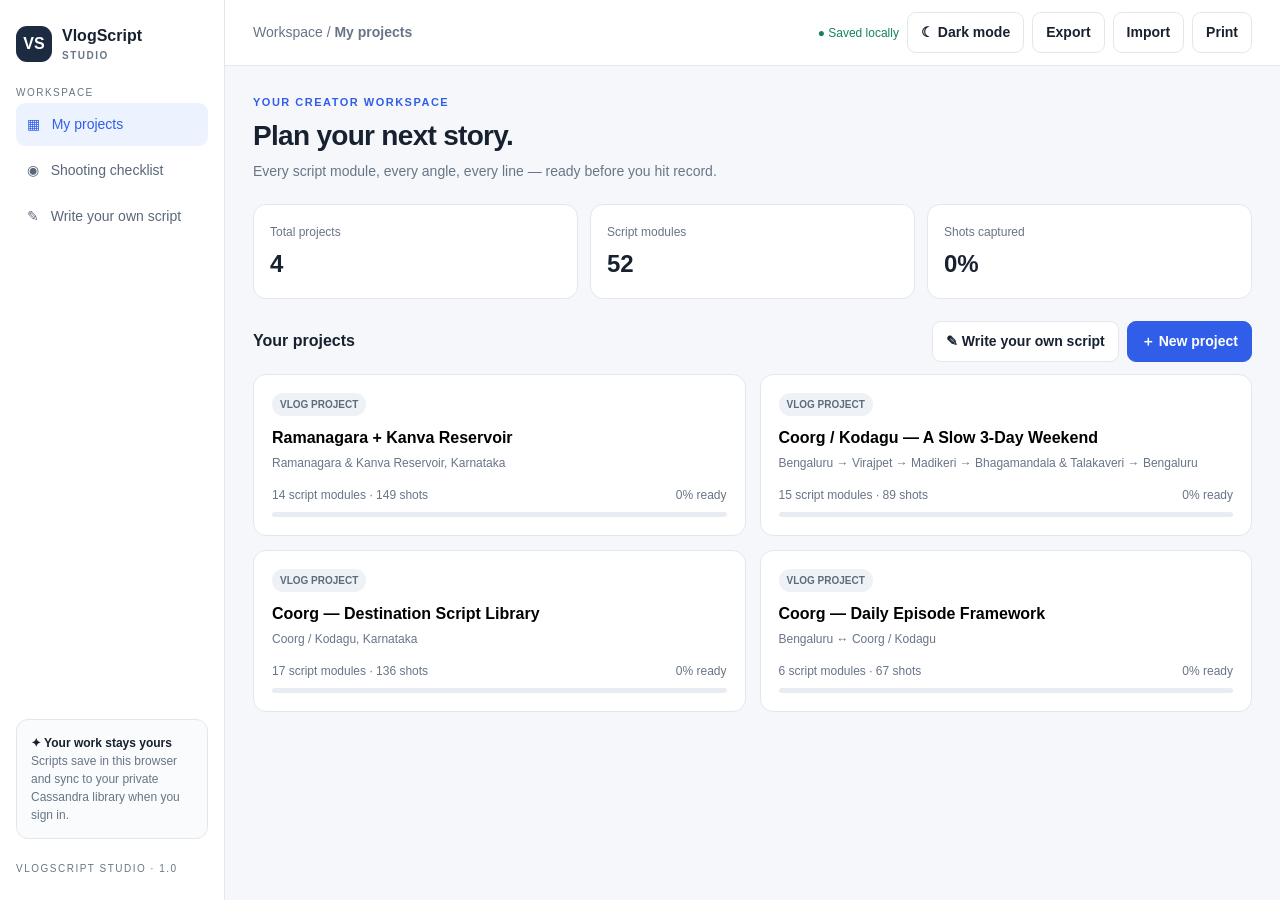
<file: youtube-analytics/front-end/vlogscript-studio/index.html>
<!doctype html><html lang="en"><head><meta charset="utf-8"><meta name="viewport" content="width=device-width,initial-scale=1"><title>VlogScript Studio</title><script>try{const savedTheme=localStorage.getItem('vlogscript-theme');if(savedTheme==='dark'||savedTheme==='light')document.documentElement.dataset.theme=savedTheme;}catch(e){}</script><style>
:root{--ink:#17212f;--muted:#687587;--line:#e2e7ef;--bg:#f6f7fa;--blue:#315ee8;--soft:#edf2ff}*{box-sizing:border-box}body{margin:0;background:var(--bg);color:var(--ink);font:14px/1.5 Inter,-apple-system,BlinkMacSystemFont,"Segoe UI",sans-serif}button,input,textarea,select{font:inherit}button{cursor:pointer}.shell{display:grid;grid-template-columns:225px 1fr;min-height:100vh}.side{background:white;border-right:1px solid var(--line);padding:24px 16px;display:flex;flex-direction:column;gap:22px}.brand{display:flex;align-items:center;gap:10px;font-size:16px;font-weight:800}.mark{background:#1d2b42;color:white;width:36px;height:36px;border-radius:11px;display:grid;place-items:center}.sub,.label{font-size:10px;color:var(--muted);letter-spacing:1.5px}.nav{display:block;width:100%;text-align:left;border:0;background:transparent;padding:11px;border-radius:9px;color:#596779;margin:3px 0}.nav.active,.nav:hover{background:var(--soft);color:var(--blue)}.sidefoot{margin-top:auto;border:1px solid var(--line);background:#fafbfc;border-radius:12px;padding:14px;font-size:12px;color:var(--muted)}.sidefoot strong{display:block;color:var(--ink)}.top{height:66px;background:white;border-bottom:1px solid var(--line);display:flex;align-items:center;justify-content:space-between;padding:0 28px}.crumb{color:var(--muted)}.topright{display:flex;align-items:center;gap:8px}.saved{font-size:12px;color:#16845b}.content{max-width:1200px;padding:28px;margin:auto}.eyebrow{color:var(--blue);font-size:11px;font-weight:800;letter-spacing:1.5px}.h1{font-size:28px;letter-spacing:-.7px;margin:4px 0}.intro{color:var(--muted);margin:0 0 22px}.btn{border:1px solid var(--line);background:white;border-radius:9px;padding:9px 13px;font-weight:650;color:var(--ink)}.btn.primary{background:var(--blue);border-color:var(--blue);color:white}.btn.small{font-size:12px;padding:6px 9px}.btn.danger{color:#b42318}.stats{display:grid;grid-template-columns:repeat(3,1fr);gap:12px;margin-bottom:22px}.stat,.panel,.project,.scene-card{background:white;border:1px solid var(--line);border-radius:13px}.stat{padding:16px}.stat span{color:var(--muted);font-size:12px}.stat strong{display:block;font-size:24px;margin-top:4px}.sectionhead{display:flex;align-items:center;justify-content:space-between;gap:12px;margin:20px 0 12px}.sectionhead h2,.sectionhead h3{margin:0;font-size:16px}.projects{display:grid;grid-template-columns:repeat(2,minmax(0,1fr));gap:14px}.project{padding:18px;text-align:left}.project:hover{border-color:#9db0ff}.project h3{margin:10px 0 4px;font-size:16px}.project p{margin:0;color:var(--muted);font-size:12px}.meta{display:flex;justify-content:space-between;margin-top:14px;color:var(--muted);font-size:12px}.pill{display:inline-block;border-radius:30px;padding:4px 8px;background:#eef2f6;color:#5e6b7a;font-size:10px;font-weight:800}.bar{height:5px;background:#e9edf3;border-radius:9px;overflow:hidden;margin-top:8px}.bar i{display:block;height:100%;background:var(--blue)}.editor{display:grid;grid-template-columns:var(--scene-panel-width,230px) 8px minmax(0,1fr);gap:0;align-items:start}.scene-resizer{align-self:stretch;min-height:180px;cursor:col-resize;touch-action:none;position:relative;display:flex;justify-content:center;outline:none}.scene-resizer:after{content:'';width:3px;border-radius:4px;background:#d9e0eb;transition:background .15s,width .15s}.scene-resizer:hover:after,.scene-resizer:focus:after,.scene-resizer.dragging:after{background:#315ee8;width:4px}.scene-list{margin-right:14px;min-width:0}.scene-list{padding:12px;height:max-content}.scene-row{display:flex;align-items:flex-start;gap:8px;padding:10px;border-radius:9px;margin:3px 0;cursor:pointer;color:#596678;min-width:0}.scene-row .num{flex:0 0 25px}.scene-name{min-width:0;overflow:visible;text-overflow:clip;white-space:normal;overflow-wrap:anywhere;line-height:1.35}.scene-row>span:last-child{flex:0 0 auto}.scene-row.active,.scene-row:hover{background:var(--soft);color:var(--blue)}.num{width:25px;height:25px;border:1px solid var(--line);border-radius:7px;display:grid;place-items:center;font-size:11px;flex-shrink:0}.scene-name{overflow:visible;text-overflow:clip;white-space:normal;overflow-wrap:anywhere;flex:1;min-width:0;line-height:1.35}.scene-card,.panel{padding:18px;margin-bottom:14px}.fields{display:grid;grid-template-columns:repeat(2,minmax(0,1fr));gap:12px}.field{display:flex;flex-direction:column;gap:5px;min-width:0}.field.full{grid-column:1/-1}.field label{font-size:12px;font-weight:750;color:#556173}.field input,.field textarea,.field select{width:100%;border:1px solid #dce2ea;border-radius:8px;padding:10px;background:white;color:var(--ink);outline:none}.field input:focus,.field textarea:focus{border-color:#7893ff}.field textarea{resize:vertical;min-height:100px;line-height:1.6}.field textarea.script{min-height:155px}.twocol{display:grid;grid-template-columns:repeat(2,minmax(0,1fr));gap:14px}.hint{color:var(--muted);font-size:12px;margin:4px 0 12px}.shot{display:grid;grid-template-columns:24px minmax(90px,1fr) 92px 105px 118px 95px 30px;align-items:center;gap:7px;padding:9px 0;border-top:1px solid #eef0f4}.shot input[type=checkbox]{width:16px;height:16px;accent-color:var(--blue)}.shot input[type=text],.shot select{width:100%;min-width:0;border:1px solid var(--line);border-radius:7px;padding:7px;font-size:12px;background:white}.shot.done .shotname{text-decoration:line-through;color:#8993a1}.shothead{display:grid;grid-template-columns:24px minmax(90px,1fr) 92px 105px 118px 95px 30px;gap:7px;color:var(--muted);font-size:10px;font-weight:800;text-transform:uppercase;padding-bottom:8px}.empty{padding:32px;text-align:center;color:var(--muted);border:1px dashed #cfd6e1;border-radius:12px}.hidden{display:none!important}
/* Three-panel shooting reader: scenes | script | shot checklist */
.script-reader{display:grid;grid-template-columns:minmax(190px,225px) minmax(350px,1fr) minmax(270px,320px);gap:14px;align-items:start;margin-top:8px}
.reader-scene-sidebar,.reader-checklist{background:#fff;border:1px solid var(--line);border-radius:14px;padding:14px;position:sticky;top:16px;max-height:calc(100vh - 120px);overflow:auto;min-width:0}
.reader-sidebar-head,.reader-checklist-head{display:flex;align-items:center;justify-content:space-between;gap:8px;margin:0 2px 12px}
.reader-sidebar-head h2,.reader-checklist-head h2{font-size:14px;margin:0}
.reader-scene-list{display:flex;flex-direction:column;gap:4px}
.reader-script-item{display:block;width:100%;text-align:left;background:transparent;border:1px solid transparent;border-radius:10px;padding:11px;margin:0;color:var(--ink)}
.reader-script-item:hover{background:#f7f8fb;border-color:#e7ebf2}
.reader-script-item.active{background:var(--soft);border-color:#cbd7ff;color:#214bcc}
.reader-script-item .reader-item-scene{font-weight:750;font-size:12px;line-height:1.45;display:block;overflow-wrap:anywhere}
.reader-script-item .reader-item-type{display:block;font-size:11px;color:var(--muted);margin-top:5px}
.reader-script-item.active .reader-item-type{color:#315ee8}
.reader-main{min-width:0}
.reader-toolbar{display:flex;align-items:center;justify-content:space-between;gap:8px;flex-wrap:wrap;margin-bottom:12px}
.reader-toolbar-group{display:flex;align-items:center;gap:6px;flex-wrap:wrap}
.reader-script-tabs{display:flex;align-items:center;gap:4px;padding:4px;background:#eef1f6;border-radius:10px}
.reader-script-tabs .btn{border-color:transparent;background:transparent;padding:7px 10px}
.reader-script-tabs .btn.primary{background:#fff;border-color:#dce3ef;color:var(--blue);box-shadow:0 1px 3px #15223812}
.reader-page{background:#fff;border:1px solid var(--line);border-radius:16px;box-shadow:0 8px 30px #17212f0a;max-width:none;margin:0;min-height:68vh;padding:clamp(22px,3vw,40px)}
.reader-kicker{color:var(--blue);font-weight:850;font-size:11px;letter-spacing:1.7px;text-transform:uppercase;margin-bottom:16px}
.reader-page-title{font-size:clamp(25px,2.4vw,34px);line-height:1.16;letter-spacing:-1px;margin:0 0 10px;overflow-wrap:anywhere}
.reader-page-subtitle{font-size:14px;color:var(--muted);margin:0;line-height:1.6;overflow-wrap:anywhere}
.reader-meta{display:flex;gap:6px;flex-wrap:wrap;margin-top:14px}
.reader-meta span{background:#f3f5f8;border-radius:30px;padding:5px 9px;color:#566274;font-size:11px;font-weight:700}
.reader-rule{height:1px;background:var(--line);margin:23px 0}
.reader-text{white-space:pre-wrap;overflow-wrap:anywhere;font-size:var(--reader-font-size,21px);line-height:1.9;letter-spacing:.01em;color:#263347;max-width:67ch;margin:0 auto;min-height:36vh}
.reader-page-footer{display:flex;justify-content:space-between;align-items:center;gap:12px;margin-top:25px;padding-top:18px;border-top:1px solid var(--line);color:var(--muted);font-size:12px}
.reader-fullscreen:fullscreen{background:var(--bg);overflow:auto;padding:24px}
.reader-fullscreen:fullscreen .reader-page{min-height:calc(100vh - 140px);max-width:1000px;margin:0 auto}
.reader-checklist-head{margin-bottom:7px}
.reader-checklist-note{font-size:12px;line-height:1.6;color:var(--muted);margin:0 2px 13px}
.reader-shot-list{display:flex;flex-direction:column;gap:8px}
.reader-shot{display:flex;align-items:flex-start;gap:10px;padding:11px 10px;border:1px solid #e0e6ef;border-radius:11px;background:#fff;cursor:pointer;transition:border-color .15s,background .15s}
.reader-shot:hover{border-color:#afbeef;background:#fbfcff}
.reader-shot input{width:18px;height:18px;flex:0 0 18px;margin-top:2px;accent-color:var(--blue);cursor:pointer}
.reader-shot-content{min-width:0;display:block}
.reader-shot-name{display:block;font-size:12px;font-weight:750;line-height:1.5;overflow-wrap:anywhere}
.reader-shot-meta{display:flex;flex-wrap:wrap;gap:5px;margin-top:7px}
.reader-shot-meta span{display:inline-block;background:#f1f4f8;border-radius:30px;padding:3px 7px;font-size:10px;line-height:1.4;color:#556173}
.reader-shot.complete{background:#f8fbf9;border-color:#d9eee2}
.reader-shot.complete .reader-shot-name{text-decoration:line-through;color:#8b95a3}
.reader-empty{border:1px dashed #ccd5e2;border-radius:12px;padding:20px;color:var(--muted);background:#fafbfc;line-height:1.7;font-size:13px}
@media(max-width:1120px){.script-reader{grid-template-columns:minmax(170px,200px) minmax(300px,1fr) minmax(245px,275px);gap:10px}.reader-scene-sidebar,.reader-checklist{padding:11px}.reader-page{padding:24px 20px}.reader-toolbar-group{gap:4px}.reader-toolbar-group .btn{padding:7px 8px}}
@media(max-width:900px){.script-reader{grid-template-columns:minmax(160px,210px) minmax(0,1fr)}.reader-checklist{grid-column:2;position:static;max-height:none}.reader-scene-sidebar{grid-row:1 / span 2;position:sticky;top:12px;max-height:calc(100vh - 100px)}.reader-main{grid-column:2}.reader-page{min-height:auto}.reader-text{min-height:220px}}
@media(max-width:620px){.script-reader{grid-template-columns:1fr;gap:10px}.reader-scene-sidebar,.reader-checklist{position:static;max-height:none}.reader-scene-list{display:flex;flex-direction:row;gap:5px;overflow-x:auto;padding-bottom:4px}.reader-script-item{width:auto;min-width:170px;max-width:230px}.reader-main,.reader-checklist{grid-column:1}.reader-main{grid-row:2}.reader-checklist{grid-row:3}.reader-toolbar{align-items:flex-start}.reader-toolbar-group{max-width:100%}.reader-page{padding:25px 20px}.reader-text{font-size:var(--reader-font-size,20px);line-height:1.8;min-height:180px}.reader-page-footer{font-size:11px}}

/* In-the-field travel sequence */
.travel-intro{margin:10px 0 18px}
.travel-safety-note{padding:12px 14px;border:1px solid #f1d5a3;background:#fff9ed;color:#7b5317;border-radius:11px;font-size:13px;line-height:1.6;margin:14px 0}
.travel-overview{display:grid;grid-template-columns:repeat(3,minmax(0,1fr));gap:12px;margin:14px 0}
.travel-layout{display:grid;grid-template-columns:minmax(210px,250px) minmax(330px,1fr) minmax(270px,330px);gap:14px;align-items:start}
.travel-layout .panel{min-width:0;padding:15px}
.travel-rail,.travel-script{position:sticky;top:12px;max-height:calc(100vh - 100px);overflow:auto}
.travel-panel-head{display:flex;align-items:center;justify-content:space-between;gap:8px;margin:0 0 8px}
.travel-panel-head h3,.travel-checklist-header h3{font-size:15px;margin:0}
.travel-stop-list{display:flex;flex-direction:column;gap:5px}
.travel-stop{display:grid;grid-template-columns:28px minmax(0,1fr) auto;align-items:start;gap:9px;text-align:left;width:100%;padding:10px 9px;border:1px solid transparent;border-radius:10px;background:transparent;color:var(--ink)}
.travel-stop:hover{background:#f8f9fc;border-color:#e3e8f1}
.travel-stop.active{background:var(--soft);border-color:#cbd7ff;color:#214bcc}
.travel-stop-number{display:grid;place-items:center;width:26px;height:26px;border-radius:8px;background:#edf1f6;color:#607086;font-size:11px;font-weight:800}
.travel-stop.active .travel-stop-number{background:#315ee8;color:white}
.travel-stop-name{font-size:12px;line-height:1.4;font-weight:750;display:block;overflow-wrap:anywhere}
.travel-stop-sub{font-size:10px;line-height:1.4;color:var(--muted);display:block;margin-top:4px}
.travel-stop-check{font-size:10px;font-weight:800;color:#16845b;white-space:nowrap}
.travel-main{min-width:0}
.travel-main-head{display:flex;justify-content:space-between;align-items:flex-start;gap:12px}
.travel-main-head h2{font-size:23px;line-height:1.2;letter-spacing:-.4px;margin:4px 0 7px;overflow-wrap:anywhere}
.travel-main-head .intro{font-size:13px;margin:0}
.travel-step-progress{height:5px;background:#e9edf3;border-radius:8px;overflow:hidden;margin:14px 0}
.travel-step-progress i{display:block;height:100%;background:var(--blue);transition:width .2s}
.travel-nav{display:flex;align-items:center;justify-content:space-between;gap:8px;margin:12px 0 18px}
.travel-step-index{font-size:11px;color:var(--muted);text-align:center}
.travel-step-safety{font-size:12px;line-height:1.6;color:#7b5317;background:#fff9ed;border:1px solid #f1d5a3;border-radius:10px;padding:10px 12px;margin-bottom:13px}
.travel-checklist-header{margin:16px 0 8px}
.travel-shot-list,.travel-extra-list{display:flex;flex-direction:column;gap:9px}
.travel-shot-card{display:flex;align-items:flex-start;gap:9px;border:1px solid var(--line);border-radius:12px;padding:12px;background:#fff}
.travel-shot-seq{display:grid;place-items:center;flex:0 0 27px;width:27px;height:27px;border-radius:8px;background:#edf1f6;color:#516176;font-size:10px;font-weight:850;line-height:1}
.travel-shot-card.done{background:#f8fbf9;border-color:#d9eee2}
.travel-shot-card input[type=checkbox],.travel-extra-card input[type=checkbox]{width:19px;height:19px;flex:0 0 19px;margin:2px 0 0;accent-color:var(--blue);cursor:pointer}
.travel-shot-body{min-width:0;flex:1}
.travel-shot-title{font-size:13px;font-weight:750;line-height:1.5;overflow-wrap:anywhere}
.travel-shot-card.done .travel-shot-title{text-decoration:line-through;color:#8993a1}
.travel-shot-tags{display:flex;flex-wrap:wrap;gap:5px;margin-top:8px}
.travel-shot-tags span{display:inline-block;padding:4px 7px;border-radius:30px;background:#f0f3f7;color:#59677a;font-size:10px;font-weight:650;line-height:1.4}
.travel-shot-tags .travel-type-tag{background:#eaf0ff;color:#3154bd}
.travel-shot-source{font-size:10px;color:var(--muted);margin-top:7px;line-height:1.4}
.travel-extra-card{display:flex;align-items:flex-start;gap:10px;padding:11px 12px;border-radius:11px;background:#f8f9fc;border:1px dashed #d5dce7;font-size:12px;line-height:1.55}
.travel-extra-card.done span{text-decoration:line-through;color:#8993a1}
.travel-empty{padding:22px;border:1px dashed #cfd6e1;border-radius:12px;color:var(--muted);font-size:13px;line-height:1.6}
.travel-nav-bottom{border-top:1px solid var(--line);padding-top:14px;margin-top:20px}
.travel-label{display:block;font-size:11px;font-weight:750;color:#536174;margin:14px 0 6px}
.travel-select{width:100%;padding:9px 10px;border:1px solid var(--line);border-radius:9px;background:white;color:var(--ink);font-size:12px;min-width:0}
.travel-script-tabs{margin:12px 0}
.travel-script-paper{border:1px solid var(--line);background:#fbfcfe;border-radius:12px;padding:15px}
.travel-script-paper .reader-kicker{margin-bottom:10px}
.travel-script-paper h3{font-size:17px;line-height:1.4;margin:0 0 8px;overflow-wrap:anywhere}
.travel-script-meta{font-size:10px;color:var(--muted);margin-bottom:10px}
.travel-script-content{white-space:pre-wrap;overflow-wrap:anywhere;font-size:16px;line-height:1.8;color:#263347;min-height:180px}
.travel-script-content.travel-script-empty{font-size:13px;min-height:auto}
.travel-script-tip{font-size:11px;line-height:1.6;color:var(--muted);margin:12px 0}
#travelOpenReader{width:100%;white-space:normal}
@media(max-width:1120px){.travel-layout{grid-template-columns:minmax(190px,220px) minmax(300px,1fr)}.travel-script{position:static;grid-column:2;max-height:none}.travel-rail{grid-row:1 / span 2}.travel-main{grid-column:2}.travel-script-content{min-height:130px}}
@media(max-width:850px){.travel-overview{gap:7px}.travel-overview .stat{padding:11px}.travel-overview .stat strong{font-size:20px}.travel-layout{grid-template-columns:minmax(0,1fr);grid-template-areas:"route" "script" "tasks";gap:10px}.travel-rail{grid-area:route;position:static;max-height:none}.travel-main{grid-area:tasks;grid-column:1}.travel-script{grid-area:script;grid-column:1;position:static;max-height:none}.travel-stop-list{display:flex;flex-direction:row;overflow-x:auto;gap:6px;padding-bottom:5px}.travel-stop{min-width:190px;max-width:245px;grid-template-columns:26px minmax(0,1fr) auto}.travel-nav{gap:5px}.travel-nav .btn{font-size:11px;padding:7px 8px}.travel-main-head h2{font-size:21px}}
@media(max-width:540px){.travel-overview{grid-template-columns:repeat(3,minmax(0,1fr))}.travel-overview .stat span{font-size:10px;line-height:1.3}.travel-overview .stat strong{font-size:17px}.travel-layout .panel{padding:12px}.travel-safety-note{font-size:12px}.travel-main-head{gap:7px}.travel-main-head .pill{font-size:9px;max-width:100px;white-space:normal;text-align:center}.travel-shot-card{padding:10px}.travel-shot-title{font-size:12px}.travel-script-content{font-size:15px;line-height:1.75}.travel-step-index{font-size:10px}}
@media(max-width:850px){.shell{grid-template-columns:1fr}.side{display:none}.top{padding:0 14px}.content{padding:18px 12px}.editor{grid-template-columns:1fr;gap:12px}.scene-resizer{display:none}.scene-list{display:block;overflow:auto;margin-right:0}.scene-row{min-width:0}.projects{grid-template-columns:1fr}.shot,.shothead{grid-template-columns:22px minmax(90px,1fr) 82px 88px 100px 30px}.shot select[data-k=orientation],.shothead span:nth-child(6){display:none}.shot input[type=text]{grid-column:auto}}@media(max-width:540px){.stats{gap:7px}.stat{padding:11px}.stat strong{font-size:20px}.h1{font-size:24px}.top{height:56px}.saved{display:none}.twocol,.fields{grid-template-columns:1fr}.field.full{grid-column:auto}.shot,.shothead{grid-template-columns:20px minmax(70px,1fr) 74px 76px 84px 26px}.shot select[data-k=orientation],.shothead span:nth-child(6){display:none}.shot input[type=text]{grid-column:auto}.topright .btn{font-size:11px;padding:7px}}@media print{.side,.top,.no-print,.scene-list{display:none!important}.shell,.editor{display:block}.content{max-width:none;padding:0}.scene-card,.panel{break-inside:avoid}}

/* Dark theme: toggle persists per browser and covers editor, reader and travel mode. */
:root[data-theme="dark"]{color-scheme:dark;--ink:#e7edf7;--muted:#9caac0;--line:#354155;--bg:#10151e;--blue:#9bb2ff;--soft:#222f4b}
html[data-theme="dark"] body{background:var(--bg);color:var(--ink)}
html[data-theme="dark"] .side,html[data-theme="dark"] .top,html[data-theme="dark"] .stat,html[data-theme="dark"] .panel,html[data-theme="dark"] .project,html[data-theme="dark"] .scene-card,html[data-theme="dark"] .reader-scene-sidebar,html[data-theme="dark"] .reader-checklist,html[data-theme="dark"] .reader-page,html[data-theme="dark"] .reader-shot,html[data-theme="dark"] .travel-shot-card{background:#171e29;border-color:var(--line);color:var(--ink)}
html[data-theme="dark"] .sidefoot,html[data-theme="dark"] .reader-empty,html[data-theme="dark"] .empty{background:#131a24;border-color:var(--line);color:var(--muted)}
html[data-theme="dark"] .sidefoot strong,html[data-theme="dark"] .field label{color:var(--ink)}
html[data-theme="dark"] .nav{color:#aebbd0}
html[data-theme="dark"] .nav.active,html[data-theme="dark"] .nav:hover,html[data-theme="dark"] .scene-row.active,html[data-theme="dark"] .scene-row:hover,html[data-theme="dark"] .reader-script-item.active,html[data-theme="dark"] .travel-stop.active{background:var(--soft);color:var(--blue)}
html[data-theme="dark"] .btn{background:#202938;border-color:#3a465a;color:var(--ink)}
html[data-theme="dark"] .btn:hover{background:#29364a;border-color:#52617a}
html[data-theme="dark"] .btn.primary{background:#315ee8;border-color:#315ee8;color:#fff}
html[data-theme="dark"] .btn.primary:hover{background:#244fd6;border-color:#244fd6}
html[data-theme="dark"] .btn.danger{color:#ffaaa4}
html[data-theme="dark"] .field input,html[data-theme="dark"] .field textarea,html[data-theme="dark"] .field select,html[data-theme="dark"] .shot input[type=text],html[data-theme="dark"] .shot select,html[data-theme="dark"] .travel-select{background:#111821;border-color:#3a465a;color:var(--ink)}
html[data-theme="dark"] .field input::placeholder,html[data-theme="dark"] .field textarea::placeholder{color:#8290a6}
html[data-theme="dark"] .scene-resizer:after{background:#3b4860}
html[data-theme="dark"] .shot,html[data-theme="dark"] .reader-page-footer{border-color:#2b3545}
html[data-theme="dark"] .pill{background:#273344;color:#c1ccdc}
html[data-theme="dark"] .bar{background:#2b3545}
html[data-theme="dark"] .reader-script-item:hover,html[data-theme="dark"] .travel-stop:hover{background:#1d2737;border-color:#35445c}
html[data-theme="dark"] .reader-script-item.active{border-color:#415783}
html[data-theme="dark"] .reader-item-type,html[data-theme="dark"] .reader-script-item.active .reader-item-type{color:#a8baff}
html[data-theme="dark"] .reader-script-tabs{background:#202938}
html[data-theme="dark"] .reader-script-tabs .btn{background:transparent;color:var(--ink)}
html[data-theme="dark"] .reader-script-tabs .btn.primary{background:#2a3b59;border-color:#465b80;color:#d2ddff;box-shadow:none}
html[data-theme="dark"] .reader-text,html[data-theme="dark"] .travel-script-content{color:#e0e8f4}
html[data-theme="dark"] .reader-meta span,html[data-theme="dark"] .reader-shot-meta span,html[data-theme="dark"] .travel-shot-tags span,html[data-theme="dark"] .travel-stop-number,html[data-theme="dark"] .travel-shot-seq{background:#273344;color:#c1ccdc}
html[data-theme="dark"] .reader-rule{background:#354155}
html[data-theme="dark"] .reader-shot{background:#171e29;border-color:#354155}
html[data-theme="dark"] .reader-shot:hover{background:#1c2635;border-color:#52617a}
html[data-theme="dark"] .reader-shot.complete,html[data-theme="dark"] .travel-shot-card.done{background:#172820;border-color:#294d3b}
html[data-theme="dark"] .reader-shot.complete .reader-shot-name,html[data-theme="dark"] .travel-shot-card.done .travel-shot-title{color:#94a99a}
html[data-theme="dark"] .travel-safety-note,html[data-theme="dark"] .travel-step-safety{background:#302717;border-color:#69502b;color:#f0cb87}
html[data-theme="dark"] .travel-extra-card{background:#1a2330;border-color:#3a465a;color:var(--ink)}
html[data-theme="dark"] .travel-script-paper{background:#141b26;border-color:#354155}
html[data-theme="dark"] .travel-shot-tags .travel-type-tag{background:#27385a;color:#c8d6ff}
html[data-theme="dark"] .travel-stop.active .travel-stop-number{background:#315ee8;color:#fff}
html[data-theme="dark"] .travel-stop-sub,html[data-theme="dark"] .travel-label{color:var(--muted)}
html[data-theme="dark"] .travel-step-progress{background:#2b3545}
html[data-theme="dark"] .project:hover{border-color:#718bda}
html[data-theme="dark"] ::selection{background:#405b91;color:#fff}
html[data-theme="dark"] input[type=checkbox]{accent-color:#8ca7ff}
@media(prefers-reduced-motion:no-preference){html[data-theme="dark"] body{transition:background-color .15s ease,color .15s ease}}

/* Episode 1 standalone script notebook */
.scriptbook-header{display:flex;justify-content:space-between;align-items:flex-end;gap:18px;flex-wrap:wrap;margin-bottom:16px}
.scriptbook-actions{display:flex;align-items:center;gap:8px;flex-wrap:wrap}
.scriptbook-layout{display:grid;grid-template-columns:minmax(220px,280px) minmax(0,1fr);gap:16px;align-items:start}
.scriptbook-rail{position:sticky;top:14px;max-height:calc(100vh - 100px);overflow:auto;padding:14px}
.scriptbook-rail-title{display:flex;justify-content:space-between;align-items:center;gap:8px;margin:0 2px 8px}
.scriptbook-rail-title h2{margin:0;font-size:14px}
.scriptbook-sections{display:flex;flex-direction:column;gap:4px}
.scriptbook-section-btn{width:100%;text-align:left;padding:10px;border:1px solid transparent;border-radius:10px;background:transparent;color:var(--ink);display:flex;align-items:flex-start;gap:9px}
.scriptbook-section-btn:hover{background:#f7f8fb;border-color:var(--line)}
.scriptbook-section-btn.active{background:var(--soft);border-color:#cbd7ff;color:var(--blue)}
.scriptbook-index{flex:0 0 25px;width:25px;height:25px;border-radius:7px;border:1px solid var(--line);display:grid;place-items:center;font-size:10px;font-weight:800}
.scriptbook-section-btn.active .scriptbook-index{background:var(--blue);border-color:var(--blue);color:white}
.scriptbook-section-title{font-size:12px;font-weight:750;line-height:1.4;overflow-wrap:anywhere}
.scriptbook-section-type{display:block;margin-top:4px;font-size:10px;color:var(--muted);line-height:1.4}
.scriptbook-editor{padding:20px;min-width:0}
.scriptbook-editor-head{display:flex;justify-content:space-between;align-items:flex-start;gap:12px;flex-wrap:wrap;margin-bottom:16px}
.scriptbook-editor-head h2{font-size:18px;margin:0}
.scriptbook-field-grid{display:grid;grid-template-columns:minmax(0,1fr) minmax(180px,.7fr);gap:12px;margin-bottom:14px}
.scriptbook-editor .field textarea{min-height:290px;font-size:15px;line-height:1.8;resize:vertical}
.scriptbook-editor .field textarea.notes-area{min-height:110px}
.scriptbook-label{font-size:12px;font-weight:750;color:#556173;display:block;margin-bottom:5px}
.scriptbook-help{font-size:12px;color:var(--muted);line-height:1.7;margin:0 0 14px}
.scriptbook-foot{display:flex;justify-content:space-between;align-items:center;gap:10px;flex-wrap:wrap;border-top:1px solid var(--line);margin-top:16px;padding-top:14px}
.scriptbook-nav-controls{display:flex;gap:7px;flex-wrap:wrap}
.scriptbook-status{font-size:12px;color:var(--muted)}
.scriptbook-status.good{color:#16845b}
.scriptbook-danger{color:#b42318}
@media(max-width:900px){.scriptbook-layout{grid-template-columns:1fr}.scriptbook-rail{position:static;max-height:none}.scriptbook-sections{display:flex;flex-direction:row;overflow-x:auto;padding-bottom:5px}.scriptbook-section-btn{min-width:190px;max-width:245px}.scriptbook-editor{padding:16px}}
@media(max-width:540px){.scriptbook-field-grid{grid-template-columns:1fr}.scriptbook-editor .field textarea{min-height:240px}.scriptbook-editor{padding:13px}.scriptbook-actions{width:100%}.scriptbook-actions .btn{flex:1}.scriptbook-header .h1{font-size:24px}}
html[data-theme="dark"] .scriptbook-section-btn:hover{background:#1d2737;border-color:#35445c}
html[data-theme="dark"] .scriptbook-section-btn.active{background:var(--soft);border-color:#415783;color:var(--blue)}
html[data-theme="dark"] .scriptbook-index{border-color:#354155}
html[data-theme="dark"] .scriptbook-section-btn.active .scriptbook-index{background:#315ee8;border-color:#315ee8;color:#fff}
html[data-theme="dark"] .scriptbook-label{color:var(--ink)}
html[data-theme="dark"] .scriptbook-editor .field input,html[data-theme="dark"] .scriptbook-editor .field textarea,html[data-theme="dark"] .scriptbook-editor .field select{background:#111821;border-color:#3a465a;color:var(--ink)}
@media print{.scriptbook-rail,.scriptbook-actions,.scriptbook-nav-controls,.scriptbook-delete{display:none!important}.scriptbook-layout{display:block}.scriptbook-editor{border:0;box-shadow:none}.scriptbook-editor .field textarea{min-height:0;border:0;white-space:pre-wrap}.scriptbook-editor-head{margin-bottom:8px}}

/* Destination -> episode -> section script library */
.script-library-add{display:grid;grid-template-columns:minmax(190px,.8fr) minmax(280px,1.2fr);gap:10px 20px;align-items:center;margin-bottom:20px}.script-library-add-copy h2{font-size:16px;margin:0}.script-library-add-copy .hint{margin:5px 0 0}
.script-library-add-controls{display:grid;grid-template-columns:repeat(2,minmax(0,1fr));gap:8px;min-width:0}.script-library-add-controls input,.script-library-add-controls select{width:100%;min-width:0;border:1px solid var(--line);border-radius:9px;padding:10px 11px;background:white;color:var(--ink)}.script-library-add-controls #addScriptDestinationBtn{grid-column:1/-1}#scriptLibraryMessage,#scriptLibrarySyncStatus{grid-column:1/-1;margin:0;min-height:18px}@media(max-width:540px){.script-library-add-controls{display:flex;flex-direction:column}}
.script-destination-grid,.script-episode-grid{display:grid;grid-template-columns:repeat(2,minmax(0,1fr));gap:12px}.script-destination-card,.script-episode-card{background:#fff;border:1px solid var(--line);border-radius:14px;padding:18px;text-align:left;color:var(--ink);width:100%;min-width:0;transition:border-color .15s,transform .15s}.script-destination-card:hover,.script-episode-card:hover{border-color:#9db0ff;transform:translateY(-1px)}
.script-library-card-top{display:flex;align-items:center;justify-content:space-between;gap:10px}.script-library-card-icon{display:grid;place-items:center;width:38px;height:38px;border-radius:11px;background:var(--soft);color:var(--blue);font-size:18px;font-weight:800}.script-library-card-name{font-size:17px;font-weight:800;margin:12px 0 4px;overflow-wrap:anywhere}.script-library-card-copy{font-size:12px;color:var(--muted);margin:0;line-height:1.6}.script-library-card-meta{display:flex;justify-content:space-between;align-items:center;gap:8px;margin-top:15px;padding-top:12px;border-top:1px solid var(--line);font-size:11px;color:var(--muted)}
.script-library-empty{padding:28px;text-align:center;grid-column:1/-1;background:transparent;border:1px dashed var(--line);border-radius:14px;color:var(--muted);line-height:1.7}.script-destination-details{max-width:700px;margin-bottom:12px}.script-destination-details .field{max-width:440px}
.script-episode-card{display:flex;flex-direction:column;align-items:stretch;min-height:170px}.script-episode-card-head{display:flex;align-items:center;justify-content:space-between;gap:8px}.script-episode-card h3{font-size:17px;margin:12px 0 4px;overflow-wrap:anywhere}.script-episode-card p{margin:0;color:var(--muted);font-size:12px;line-height:1.6}.script-episode-card-foot{display:flex;align-items:center;justify-content:space-between;gap:8px;margin-top:auto;padding-top:16px;font-size:11px;color:var(--muted)}.script-episode-title-panel{margin-bottom:14px}.script-episode-destination-label{font-size:11px;letter-spacing:1.1px;text-transform:uppercase;font-weight:800;color:var(--blue);margin-bottom:10px}.script-episode-title-row{display:flex;justify-content:space-between;align-items:flex-end;gap:16px}.script-episode-title-row .field{max-width:550px;flex:1}
html[data-theme="dark"] .script-library-add-controls input{background:#111821;border-color:#3a465a;color:var(--ink)}html[data-theme="dark"] .script-destination-card,html[data-theme="dark"] .script-episode-card{background:#171e29;border-color:var(--line);color:var(--ink)}html[data-theme="dark"] .script-destination-card:hover,html[data-theme="dark"] .script-episode-card:hover{border-color:#718bda}html[data-theme="dark"] .script-library-card-icon{background:#222f4b;color:#9bb2ff}html[data-theme="dark"] .script-library-card-meta{border-color:var(--line)}html[data-theme="dark"] .script-episode-title-panel{background:#171e29;border-color:var(--line)}html[data-theme="dark"] #episodeTitleInput,html[data-theme="dark"] #scriptDestinationName{background:#111821;border-color:#3a465a;color:var(--ink)}
@media(max-width:850px){.script-library-add{grid-template-columns:1fr}.script-library-add-controls{max-width:none}.script-destination-grid,.script-episode-grid{grid-template-columns:1fr}}@media(max-width:540px){.script-library-add-controls{flex-direction:column}.script-library-add-controls .btn{width:100%}.script-episode-title-row{display:block}.script-episode-title-row .scriptbook-status{display:inline-block;margin-top:10px}.script-destination-card,.script-episode-card{padding:15px}}
.voiceover-rewrite-status{font-size:12px;color:var(--muted);margin-top:7px}.voiceover-rewrite-preview{display:grid;gap:12px;margin:12px 0}.voiceover-rewrite-card{border:1px solid var(--line);border-radius:10px;padding:14px;background:var(--bg)}.voiceover-rewrite-card h3{font-size:13px;margin:0 0 8px}.voiceover-rewrite-card .rewrite-original{color:var(--muted);font-size:12px;white-space:pre-wrap;margin-bottom:10px}.voiceover-rewrite-card .rewrite-result{white-space:pre-wrap;line-height:1.8}.scriptbook-ai-status{font-size:12px;color:var(--muted);margin:0 0 10px;min-height:18px}.scriptbook-ai-status.error{color:#b42318}.scriptbook-ai-status.good{color:#16845b}
.story-audit-toolbar{display:flex;align-items:center;justify-content:space-between;gap:10px;flex-wrap:wrap}.story-audit-grid{display:grid;grid-template-columns:repeat(2,minmax(0,1fr));gap:10px;margin:14px 0}.story-audit-card{border:1px solid var(--line);border-radius:10px;padding:13px;background:var(--bg);min-width:0}.story-audit-card h3{font-size:13px;margin:0 0 7px}.story-audit-card p{font-size:12px;line-height:1.65;margin:5px 0;overflow-wrap:anywhere}.story-audit-card ul{margin:6px 0 0;padding-left:18px;font-size:12px;line-height:1.7}.story-audit-act-list,.story-audit-reviews{display:grid;gap:8px;margin:12px 0}.story-audit-item{border:1px solid var(--line);border-radius:10px;padding:12px}.story-audit-item h4{font-size:12px;margin:0 0 6px}.story-audit-item p{font-size:12px;line-height:1.65;margin:4px 0;overflow-wrap:anywhere}.story-audit-item summary{cursor:pointer;font-weight:750;font-size:12px}.story-audit-item .muted{color:var(--muted)}.story-audit-section-title{font-weight:750;color:var(--blue)}.story-audit-pill{display:inline-block;padding:3px 7px;border:1px solid var(--line);border-radius:20px;margin:2px 4px 2px 0;font-size:10px;color:var(--muted)}.story-audit-priority{font-weight:800;color:var(--blue)}.story-audit-stale{color:#a16207;font-size:12px}.story-audit-footer{border-top:1px solid var(--line);margin-top:14px;padding-top:10px;color:var(--muted);font-size:11px;line-height:1.6}
@media(max-width:650px){.story-audit-grid{grid-template-columns:1fr}}html[data-theme="dark"] .story-audit-item{background:#151c27}html[data-theme="dark"] .story-audit-card{background:#121923} </style><script src="../config.js"></script></head><body><div class="shell"><aside class="side"><div class="brand"><span class="mark">VS</span><span>VlogScript<div class="sub">STUDIO</div></span></div><div><div class="label">WORKSPACE</div><button class="nav active" id="homeNav">▦ &nbsp; My projects</button><button class="nav" id="shootNav">◉ &nbsp; Shooting checklist</button><button class="nav" id="episodeScriptNav">✎ &nbsp; Write your own script</button></div><div class="sidefoot"><strong>✦ Your work stays yours</strong>Scripts save in this browser and sync to your private Cassandra library when you sign in.</div><div class="sub">VLOGSCRIPT STUDIO · 1.0</div></aside><main><header class="top"><div class="crumb" id="crumb">Workspace / <b>My projects</b></div><div class="topright"><span class="saved" id="saveState">● Saved locally</span><button class="btn no-print" id="themeToggle" type="button" aria-label="Switch to dark theme" aria-pressed="false">☾ Dark mode</button><button class="btn no-print" id="exportBtn">Export</button><button class="btn no-print" id="importBtn">Import</button><button class="btn no-print" id="printBtn">Print</button><input type="file" id="importFile" accept=".json,application/json" hidden></div></header><div class="content"><section id="dashboard"><div class="eyebrow">YOUR CREATOR WORKSPACE</div><h1 class="h1">Plan your next story.</h1><p class="intro">Every script module, every angle, every line — ready before you hit record.</p><div class="stats"><div class="stat"><span>Total projects</span><strong id="statProjects">0</strong></div><div class="stat"><span>Script modules</span><strong id="statScenes">0</strong></div><div class="stat"><span>Shots captured</span><strong id="statShots">0%</strong></div></div><div class="sectionhead"><h2>Your projects</h2><div style="display:flex;gap:8px;flex-wrap:wrap"><button class="btn" id="dashboardEpisodeScript">✎ Write your own script</button><button class="btn primary" id="newProject">＋ New project</button></div></div><div id="projectGrid" class="projects"></div></section><section id="workspace" class="hidden"><div class="eyebrow">PROJECT WORKSPACE</div><div class="sectionhead" style="margin-top:4px"><div><h1 class="h1" id="projectHeading">Untitled vlog</h1><p class="intro" id="projectSummary">Script-based production plan</p></div><div class="no-print" style="display:flex;gap:8px;flex-wrap:wrap"><button class="btn" id="backBtn">← Projects</button><button class="btn" id="episodeScriptWorkspaceBtn">✎ Write your own script</button><button class="btn primary" id="travelModeBtn">Travel Shoot Mode</button><button class="btn" id="readScriptsBtn">Read scripts</button><button class="btn danger" id="deleteProject">Delete project</button></div></div><div id="projectEditorView"><div class="stats"><div class="stat"><span>Script modules</span><strong id="sceneCount">0</strong></div><div class="stat"><span>Shots completed</span><strong id="shotCount">0 / 0</strong></div><div class="stat"><span>Overall progress</span><strong id="progressCount">0%</strong><div class="bar"><i id="progressBar" style="width:0%"></i></div></div></div><div class="panel fields"><div class="field"><label>Project title</label><input id="projectTitle" placeholder="e.g. A weekend in Coorg"></div><div class="field"><label>Location</label><input id="projectLocation" placeholder="Where are you filming?"></div><div class="field full"><label>Story / video summary</label><textarea id="projectDescription" rows="2" placeholder="What story do you want viewers to experience?"></textarea></div></div><div class="editor"><div class="panel scene-list"><div class="sectionhead" style="margin:3px 2px 10px"><h3>Script modules</h3><button class="btn small primary no-print" id="addScene">＋ Add</button></div><div id="sceneList"></div></div><div id="sceneResizer" class="scene-resizer no-print" role="separator" aria-label="Resize script modules panel" aria-orientation="vertical" tabindex="0" title="Drag to resize script modules panel"></div><div id="sceneDetail"></div></div></div>
<div id="scriptReaderView" class="script-reader hidden">
 <aside class="reader-scene-sidebar">
  <div class="reader-sidebar-head"><h2>Script modules</h2><span class="pill" id="readerSceneCount">0 modules</span></div>
  <p class="hint">Select a script module. Its script and shooting checklist stay visible side by side.</p>
  <div id="readerSceneList" class="reader-scene-list"></div>
 </aside>
 <div class="reader-main">
  <div class="reader-toolbar no-print">
   <div class="reader-toolbar-group">
    <button class="btn" id="readerPrev">← Previous scene</button>
    <button class="btn" id="readerNext">Next scene →</button>
   </div>
   <div class="reader-script-tabs" role="tablist" aria-label="Script type">
    <button class="btn primary" id="readerVoiceTab" role="tab" aria-selected="true">Voice-over</button>
    <button class="btn" id="readerOnCameraTab" role="tab" aria-selected="false">On-camera</button>
   </div>
   <div class="reader-toolbar-group">
    <button class="btn" id="fontDown" title="Decrease text size">A−</button>
    <button class="btn" id="fontUp" title="Increase text size">A+</button>
    <button class="btn" id="readerFullscreen">⛶ Focus mode</button>
   </div>
  </div>
  <div id="readerFullscreenArea" class="reader-fullscreen">
   <article class="reader-page" id="readerPage">
    <div class="reader-kicker" id="readerKicker">MODULE 01 · VOICE-OVER</div>
    <h1 class="reader-page-title" id="readerTitle">Choose a script moduleh1>
    <p class="reader-page-subtitle" id="readerSubtitle"></p>
    <div class="reader-meta" id="readerMeta"></div>
    <div class="reader-rule"></div>
    <div class="reader-text" id="readerText"></div>
    <div class="reader-page-footer"><span id="readerPageNumber">Module 0 of 0</span><span>Keep your script open while filming</span></div>
   </article>
  </div>
 </div>
 <aside class="reader-checklist">
  <div class="reader-checklist-head"><h2>Shooting checklist</h2><span class="pill" id="readerShotCount">0 / 0</span></div>
  <p class="reader-checklist-note" id="readerChecklistHint">Tick each shot after recording it. Progress is saved in this browser.</p>
  <div id="readerShotList" class="reader-shot-list"></div>
 </aside>
</div>
<div id="travelShootView" class="hidden">
 <div class="travel-intro">
  <div class="eyebrow">FIELD PRODUCTION · IN REAL-TIME ORDER</div>
  <h2 class="h1">Travel Shoot Mode</h2>
  <p class="intro">Follow your real journey from departure to the last location. Checklists reuse the same shots as your scene editor, and completed shots stay in sync everywhere.</p>
  <div class="travel-safety-note"><strong>Camera safety:</strong> Set up shots before moving. Never operate your camera or phone while driving; pull over safely or ask a passenger to handle recording.</div>
  <div class="travel-overview">
   <div class="stat"><span>Journey stops</span><strong id="travelStopTotal">0</strong></div>
   <div class="stat"><span>Capture tasks done</span><strong id="travelTaskProgress">0 / 0</strong></div>
   <div class="stat"><span>Journey progress</span><strong id="travelPercent">0%</strong><div class="bar"><i id="travelProgressBar" style="width:0%"></i></div></div>
  </div>
 </div>
 <div class="travel-layout">
  <aside class="travel-rail panel">
   <div class="travel-panel-head"><h3>Your journey</h3><span class="pill" id="travelRailProgress">0%</span></div>
   <p class="hint">Stops are ordered by where you’ll be, not by the final edited video.</p>
   <div id="travelStopList" class="travel-stop-list"></div>
  </aside>
  <section class="travel-main panel">
   <div class="travel-main-head">
    <div><div class="eyebrow" id="travelStepKicker">STOP 01</div><h2 id="travelStepTitle">Before you leave</h2><p id="travelStepSubtitle" class="intro"></p></div>
    <span class="pill" id="travelStepCount">0 / 0 done</span>
   </div>
   <div class="travel-step-progress"><i id="travelStepProgressBar" style="width:0%"></i></div>
   <div class="travel-nav no-print">
    <button class="btn" id="travelPrev">← Previous stop</button>
    <span id="travelStepIndex" class="travel-step-index">Stop 1 of 1</span>
    <button class="btn primary" id="travelNext">Next stop →</button>
   </div>
   <div id="travelStepSafety" class="travel-step-safety hidden"></div>
   <div class="travel-checklist-header"><div><h3>Record these shots here</h3><p class="hint">Tick a shot as soon as you have the footage. Angle, FPS and orientation travel with each item.</p></div></div>
   <div id="travelShotList" class="travel-shot-list"></div>
   <div id="travelExtraList" class="travel-extra-list"></div>
   <div id="travelStepEmpty" class="travel-empty hidden">There are no specific shot cards for this stop yet. Use it as a route reminder and continue when ready.</div>
   <div class="travel-nav travel-nav-bottom no-print">
    <button class="btn" id="travelPrevBottom">← Previous stop</button>
    <button class="btn primary" id="travelNextBottom">Next stop →</button>
   </div>
  </section>
  <aside class="travel-script panel">
   <div class="travel-panel-head"><h3>Read the script here</h3><span class="pill">Live prompt</span></div>
   <p class="hint">Choose from scripts that have matching shots at this stop. The script options and checklist mode stay in sync.</p>
   <label class="travel-label" for="travelScriptScene">Script module / story beat</label>
   <select id="travelScriptScene" class="travel-select"></select>
   <div class="reader-script-tabs travel-script-tabs" role="tablist" aria-label="Travel script type">
    <button class="btn" id="travelVoiceTab" role="tab" aria-selected="false">Voice-over / B-roll shots</button>
    <button class="btn primary" id="travelOnCameraTab" role="tab" aria-selected="true">On-camera shots</button>
   </div>
   <div class="travel-script-paper">
    <div id="travelScriptKicker" class="reader-kicker">ON-CAMERA SCRIPT</div>
    <h3 id="travelScriptTitle">Choose a script moduleh3>
    <div id="travelScriptMeta" class="travel-script-meta"></div>
    <div id="travelScriptContent" class="travel-script-content">Select a stop to see its related script.</div>
   </div>
   <p class="travel-script-tip">For voice-over, capture the footage now and record the narration later. On-camera lines are shown as a field prompt.</p>
   <button class="btn no-print" id="travelOpenReader">Open full Read Scripts page</button>
  </aside>
 </div>
</div></section>
<section id="episodeScriptPage" class="hidden">
 <div id="scriptLibraryHome">
  <div class="scriptbook-header"><div><div class="eyebrow">PERSONAL SCRIPT LIBRARY</div><h1 class="h1">Write your own script</h1><p class="intro">Each visit is its own trip. Add one or more episodes and keep every script attached to that specific journey.</p></div><div class="scriptbook-actions"><button class="btn primary" id="scriptLibrarySyncBtn" type="button">Sign in to sync</button></div></div>
  <div class="panel script-library-add"><div class="script-library-add-copy"><h2>Start a trip / visit</h2><p class="hint">Repeat destinations are allowed. Every trip receives its own unique ID, even when the destination name is the same.</p></div><div class="script-library-add-controls"><input id="scriptDestinationInput" type="text" placeholder="Destination — e.g. Coorg" maxlength="90" aria-label="Destination name"><input id="scriptTripLabelInput" type="text" placeholder="Trip label (optional)" maxlength="120" aria-label="Trip label"><input id="scriptTripDateInput" type="date" aria-label="Trip start date"><select id="scriptTripTypeInput" aria-label="Trip type"><option value="Road trip">Road trip</option><option value="Weekend getaway">Weekend getaway</option><option value="One-day trip">One-day trip</option><option value="Long vacation">Long vacation</option><option value="Other">Other</option></select><button class="btn primary" id="addScriptDestinationBtn">＋ Create trip</button></div><p id="scriptLibraryMessage" class="scriptbook-status" aria-live="polite"></p><p id="scriptLibrarySyncStatus" class="scriptbook-status" aria-live="polite">Saved in this browser · connect to sync with Cassandra</p></div>
  <div class="sectionhead"><h2>Your trips</h2><span class="pill" id="scriptDestinationCount">0 trips</span></div><div id="scriptDestinationCards" class="script-destination-grid"></div>
 </div>
 <div id="scriptDestinationView" class="hidden">
  <div class="scriptbook-header"><div><div class="eyebrow">TRIP SCRIPT LIBRARY</div><h1 class="h1" id="scriptDestinationHeading">Trip</h1><p class="intro">Every trip has a unique ID. Keep the episodes for this specific visit together.</p></div><div class="scriptbook-actions"><button class="btn" id="scriptBackToDestinationsBtn">← All trips</button><button class="btn danger" id="deleteScriptTripBtn">Delete trip</button><button class="btn primary" id="addScriptEpisodeBtn">＋ Add episode</button></div></div>
  <div class="panel script-destination-details"><div class="fields"><div class="field"><label for="scriptDestinationName">Destination name</label><input id="scriptDestinationName" type="text" maxlength="90" placeholder="Destination name"></div><div class="field"><label for="scriptTripLabelEdit">Trip label</label><input id="scriptTripLabelEdit" type="text" maxlength="120" placeholder="e.g. Coorg — October 2026"></div><div class="field"><label for="scriptTripDateEdit">Trip start date</label><input id="scriptTripDateEdit" type="date"></div><div class="field"><label for="scriptTripTypeEdit">Trip type</label><select id="scriptTripTypeEdit"><option value="Road trip">Road trip</option><option value="Weekend getaway">Weekend getaway</option><option value="One-day trip">One-day trip</option><option value="Long vacation">Long vacation</option><option value="Other">Other</option></select></div></div><p class="hint">Changing the destination name will not merge this visit with another trip to the same place.</p></div>
  <div class="sectionhead"><h2>Episodes</h2><span class="pill" id="scriptEpisodeCount">0 episodes</span></div><div id="scriptEpisodeCards" class="script-episode-grid"></div>
 </div>
 <div id="scriptEpisodeEditor" class="hidden">
  <div class="scriptbook-header"><div><div class="eyebrow" id="episodeEditorBreadcrumb">DESTINATION · EPISODE</div><h1 class="h1">Write your own script</h1><p class="intro">Break the episode into story beats. Your script and notes save in this browser as you write.</p></div><div class="scriptbook-actions"><button class="btn" id="episodeBackToEpisodesBtn">← Episodes</button><button class="btn" id="episodeBackToDestinationsBtn">All destinations</button><button class="btn" id="episodeDownloadBtn">Download .txt</button><button class="btn" id="storyAuditBtn" type="button">🧭 AI story audit</button><button class="btn primary" id="rewriteEpisodeVoiceoversBtn" type="button">✨ AI storytelling rewrite</button><button class="btn danger" id="deleteCurrentScriptEpisodeBtn">Delete episode</button><span id="voiceoverRewriteStatus" class="scriptbook-ai-status" aria-live="polite"></span><button class="btn primary" id="episodeAddSectionBtn">＋ Add section</button></div></div>
  <div class="panel script-episode-title-panel"><div class="script-episode-destination-label" id="episodeDestinationLabel">Coorg</div><div class="script-episode-title-row"><div class="field"><label for="episodeTitleInput">Episode name</label><input id="episodeTitleInput" type="text" maxlength="120" placeholder="Episode 1"></div><span class="scriptbook-status good" id="episodeScriptStatus">● Saved locally</span></div></div>
  <section id="storyAuditPanel" class="panel hidden" aria-live="polite"><div class="story-audit-toolbar"><div><div class="eyebrow">YASH XPLORE · STORY FORMAT v2.3</div><h2 style="margin:3px 0">Episode story audit</h2><p class="hint" style="margin-bottom:0">Diagnose the whole episode before rewriting. Results are advisory and never change your script automatically.</p></div><span class="pill" id="storyAuditModel">AI audit</span></div><p id="storyAuditStatus" class="scriptbook-ai-status" aria-live="polite"></p><p id="storyAuditSnapshotStatus" class="story-audit-stale hidden"></p><div id="storyAuditResults"></div><div class="story-audit-footer">Retention notes are hypotheses, not measured drop-offs. Use YouTube Studio audience-retention data to evaluate edits after publication; script analysis alone cannot prove what viewers did.</div></section>
  <div class="scriptbook-layout"><aside class="panel scriptbook-rail"><div class="scriptbook-rail-title"><h2>Episode outline</h2><span class="pill" id="episodeSectionCount">0 sections</span></div><p class="hint">Select a section to write or revise it. Add as many script beats as your story needs.</p><div class="scriptbook-sections" id="episodeSectionNav"></div></aside>
   <main class="panel scriptbook-editor"><div class="scriptbook-editor-head"><div><div class="eyebrow" id="episodeSectionNumber">SECTION 01</div><h2 id="episodeSectionHeading">Intro / Opening</h2></div><span class="pill" id="episodeSectionWordBadge">0 words</span></div><p class="scriptbook-help">Write in your natural voice. Treat this as a working draft, not a script you must memorise. Use the notes field for camera angles, B-roll, research reminders and delivery tips.</p>
    <div class="scriptbook-field-grid"><div class="field"><label for="episodeSectionTitle">Section heading</label><input id="episodeSectionTitle" type="text" placeholder="e.g. First impression"></div><div class="field"><label for="episodeSectionType">Script format / scene</label><input id="episodeSectionType" type="text" placeholder="e.g. On-camera, voice-over"></div><div class="field full"><label for="episodeSectionTiming">Timing / trigger</label><input id="episodeSectionTiming" type="text" placeholder="e.g. After safely parking · optional"></div></div>
    <div class="field"><label for="episodeSectionText">Your script</label><textarea id="episodeSectionText" spellcheck="true" placeholder="Write or paste your script here…"></textarea></div><div id="voiceoverRewritePanel" class="panel hidden" aria-live="polite"><div class="scriptbook-editor-head"><div><div class="eyebrow">OPENAI · STORYTELLING PREVIEW</div><h2>Listen to the story, not the paragraph</h2></div><span class="pill" id="voiceoverRewriteCount">0 rewrites</span></div><p class="hint">Review the rewritten voice-overs. Nothing is changed or saved until you apply this preview. On-camera scripts are excluded.</p><div id="voiceoverRewritePreview" class="voiceover-rewrite-preview"></div><div class="scriptbook-actions"><button type="button" class="btn primary" id="applyVoiceoverRewritesBtn">Use rewritten scripts</button><button type="button" class="btn" id="discardVoiceoverRewritesBtn">Discard preview</button></div></div><div class="field" style="margin-top:14px"><label for="episodeSectionNotes">Shot ideas, delivery tips and reminders</label><textarea id="episodeSectionNotes" class="notes-area" rows="4" placeholder="Camera angles, B-roll, delivery notes, things to verify…"></textarea></div>
    <div class="scriptbook-foot"><span class="scriptbook-status" id="episodeSectionMetrics">0 words · 0 characters</span><div class="scriptbook-nav-controls"><button class="btn" id="episodePrevSectionBtn">← Previous</button><button class="btn primary" id="episodeNextSectionBtn">Next section →</button><button class="btn scriptbook-delete scriptbook-danger" id="episodeDeleteSectionBtn">Delete section</button></div></div>
   </main>
  </div>
 </div>
</section>
</div></main></div>
<script>
const KEY='vlogscript-studio-v1',$=id=>document.getElementById(id);let projects=[],activeProject=null,activeScene=null,view='home',timer;const uid=()=>Math.random().toString(36).slice(2,10),esc=s=>String(s??'').replace(/[&<>"']/g,c=>({'&':'&amp;','<':'&lt;','>':'&gt;','"':'&quot;',"'":'&#39;'}[c]));const VLOG_TRIPS_API=(String(window.YOUTUBE_ANALYTICS_CONFIG?.apiBaseUrl||'http://localhost:8080').replace(/\/$/,'')+'/api/youtube-analytics/v1');let scriptSyncReady=false,scriptSyncTimer=null,scriptSyncBusy=false,scriptSyncPending=false,scriptAuthenticated=false;
const EPISODE2_SCRIPT_DEFAULTS = [{"id":"ep2-part-1-hook","title":"PART 1/5 — Hook: Two sides of Coorg","type":"Voice-over / Storytelling","timing":"Opening · first 15–30 seconds","script":"Kabhi kabhi ek safar aapko nature ke do bilkul alag roop dikhata hai. Ek taraf Irppu Falls ka behta hua paani, jiska shor door se hi apni taraf kheench leta hai… aur doosri taraf Amritara Ambatty Greens ke drone shots, jahan Coorg ka landscape ek shaant, khule frame mein nazar aata hai. Iss episode mein hum sirf ek waterfall dekhne nahi ja rahe… hum ek hi safar mein nature ki energy aur sukoon, dono ko mehsoos karne wale hain.","onCameraScript":"","notes":"Open on the strongest Irppu Falls visual and let the real water sound lead before the music. Reveal a short, striking Amritara Ambatty aerial later in the hook. ON-CAMERA SCRIPT INTENTIONALLY EMPTY because the spoken lines have already been recorded; use existing footage/audio only."},{"id":"ep2-part-2-setup","title":"PART 2/5 — Setup: Leaving the resort","type":"Voice-over / Storytelling","timing":"After the hook · morning and journey to Irppu Falls","script":"Coorg ke is din ki shuruaat Amritara Ambatty Greens se hui. Aaj ka plan tha Irppu Falls tak jaana, lekin main chahta tha ki yeh sirf ek location tick karne wala din na bane. Safar mein kabhi raaste ka mood, kabhi pahunchne ke baad ka pehla ehsaas… yahi chhoti cheezein milkar ek trip ko yaadgaar banati hain.","onCameraScript":"","notes":"Use the already-recorded morning/on-camera introduction, departure and travel footage where it naturally fits; do not write replacement dialogue. Keep this setup short and move quickly toward Irppu Falls. ON-CAMERA SCRIPT INTENTIONALLY EMPTY."},{"id":"ep2-part-3-irppu","title":"PART 3/5 — Discovery: Irppu Falls","type":"Voice-over / Storytelling","timing":"Main story · forest approach, waterfall reveal and natural sound","script":"Brahmagiri hills ke beech, Kodagu mein hai Irppu Falls—jise Lakshmana Tirtha Falls ke naam se bhi jaana jaata hai. Yahan pahunchne se pehle paani ki awaaz sunai dene lagti hai… aur jaise hi waterfall saamne aata hai, uski raw energy ko sirf frame mein band karna mushkil lagta hai. Is jagah ke saath ek purani lok-katha bhi judi hai: maana jaata hai ki Lakshmana ne apne teer se paani ka srot nikala. Yeh ek sacred legend hai, aur shayad isi wajah se Irppu ki kahani sirf ek khoobsurat waterfall tak limited nahi rehti. Yahan nature ki taakat aur logon ka vishwas, dono saath mehsoos hote hain.","onCameraScript":"","notes":"Build a clear reveal: forest/approach first, then the waterfall and a longer shot with natural sound. Karnataka Tourism describes Irppu as also known as Lakshmana Tirtha Falls and presents the Lakshmana story as a legend. Stay on visitor-approved paths; do not add dialogue over the already-recorded on-camera footage. ON-CAMERA SCRIPT INTENTIONALLY EMPTY."},{"id":"ep2-part-4-ambatty","title":"PART 4/5 — Experience: Amritara Ambatty from above","type":"Voice-over / Personal Reflection","timing":"After Irppu Falls · recorded resort drone sequence","script":"Irppu Falls ke shor aur uski powerful energy ke baad, Amritara Ambatty Greens ke aerial shots ne isi trip ka ek aur roop dikhaya. Ground level par hum resort ko chhote-chhote moments mein dekhte hain… lekin upar se, ek hi frame mein uski open spaces aur aas-paas ka green landscape nazar aane lagta hai. Mujhe yeh contrast achha laga—pehle paani ki awaaz aur movement, phir resort ka ek wider, quieter perspective. Dono visuals alag hain, lekin dono Coorg ke is din ki kahani ka hissa hain.","onCameraScript":"","notes":"Use only the drone footage you already recorded at Amritara Ambatty Greens. Prefer a short, smooth sequence rather than a long repetitive aerial montage; avoid intrusive shots of guests. Check that the footage is appropriate to publish under the location's flight rules. No new on-camera dialogue—it's already recorded."},{"id":"ep2-part-5-resolution","title":"PART 5/5 — Resolution: Energy, then sukoon","type":"Voice-over / Personal Reflection","timing":"Closing reflection · final 30–60 seconds","script":"Is din ki sabse achhi baat mere liye Irppu Falls ya resort ka drone shot alag-alag nahi tha… balki in dono ka contrast tha. Ek jagah nature apni poori energy ke saath saamne aati hai, aur doosri jagah usi safar ko thoda door se dekhne ka mauka milta hai. Shayad travel ka sukoon bhi yahi hai—har moment ko loud ya dramatic hona zaroori nahi. Kabhi ek waterfall yaad reh jaata hai, kabhi ek aerial frame. Coorg ka safar abhi apne last stretch tak pahunchna baaki hai. Agle episode mein hum wapas Bangalore jaane se pehle is trip ke aakhri palon ko sametenge… aur dekhenge ki ghar lautte waqt kaunsi memory saath reh jaati hai.","onCameraScript":"","notes":"Finish with your most memorable waterfall shot, then transition to the strongest Amritara Ambatty aerial and a calm closing frame. The teaser points to the final stretch/return to Bangalore without promising an unconfirmed stop. ON-CAMERA SCRIPT INTENTIONALLY EMPTY; use the actual recorded outro only if it adds something not already said in this voice-over."}];
const EPISODE1_SCRIPT_DEFAULTS = [
  {
    "id": "p1-hook",
    "title": "PART 1/5 — Cold Open: The story behind the Golden Temple",
    "type": "Voice-over / Storytelling",
    "timing": "Opening · approx. 0:00–0:25",
    "script": "Kabhi socha hai… ek aisi jagah ki kahani kya hogi, jise aaj hazaaron log dekhne aate hain, lekin jiski shuruaat sirf kuch monks aur ek insaan ke vision se hui thi?\n\nIs safar ki shuruaat hum Coorg pahunchne se pehle ek aisi jagah se kar rahe hain, jahan ki kahani sirf sunehri moortiyon tak limited nahi hai.",
    "notes": "Start with your strongest Golden Temple visual, then entrance details and a slow approach. Let the question breathe before revealing the place. No drone footage is needed; use ground-level wide shots, architecture and natural sound. Keep the opening under 25 seconds if the footage supports it."
  },
  {
    "id": "p2-journey-oncamera",
    "title": "PART 2/5 — Setup: Bengaluru to Coorg (recorded on-camera)",
    "type": "On-camera — recorded; script intentionally blank",
    "timing": "After the opening hook · departure and road journey",
    "script": "",
    "notes": "ON-CAMERA SCRIPT INTENTIONALLY LEFT EMPTY because this has already been recorded. Use the original greeting, parked-car intro, packing and road footage. Keep it conversational; don't repeat information already conveyed in the hook."
  },
  {
    "id": "p2-destination-promise",
    "title": "PART 2/5 — Setup: What this journey is really about",
    "type": "Voice-over / Storytelling",
    "timing": "After departure montage · before the first stop",
    "script": "Coorg, yaani Kodagu, Karnataka ke Western Ghats mein basa hai. Misty hills, coffee plantations aur Kaveri se judi kahaniyan is jagah ko ek alag pehchaan deti hain.\n\nLekin iss safar mein sirf famous places tick nahi karne. Main chahta hoon ki har jagah ke peeche ki koi kahani, koi feeling ya koi aisa moment mile jo ghar lautne ke baad bhi yaad rahe.",
    "notes": "Use only actual footage from the drive: roads, greenery, rain on the windshield, coffee-estate glimpses or quiet travel details. This VO should connect the hook to the trip, not become a tourist-brochure introduction."
  },
  {
    "id": "p2-roadside-stops",
    "title": "PART 2/5 — Optional road stops: Tea / Breakfast / Lunch",
    "type": "On-camera — recorded; optional; script intentionally blank",
    "timing": "Only if these stops happened and footage adds something",
    "script": "",
    "notes": "ON-CAMERA SCRIPT INTENTIONALLY LEFT EMPTY. Use your recorded reactions and ambience. Keep each stop short; cut it completely if it interrupts momentum or adds no memorable moment. Use tea pouring, menu, first bite and natural sound only if captured."
  },
  {
    "id": "p3-monastery-arrival",
    "title": "PART 3/5 — Discovery: Arriving at Namdroling Monastery",
    "type": "On-camera — recorded; script intentionally blank",
    "timing": "Arrival at Namdroling / Golden Temple",
    "script": "",
    "notes": "ON-CAMERA SCRIPT INTENTIONALLY LEFT EMPTY. Use your actual arrival intro, entrance, signage and first reaction. Then shift from live vlog audio into the story. Respect signs and any restrictions on photography."
  },
  {
    "id": "p3-origin",
    "title": "PART 3/5 — Discovery: The origin and founder",
    "type": "Voice-over / Storytelling",
    "timing": "First wide shot, entrance and exterior",
    "script": "Coorg ke paas, Karnataka ke Bylakuppe mein basa hai Namdroling Monastery, jise log Golden Temple ke naam se jaante hain.\n\nIs monastery ki neev 31 July 1963 ko His Holiness the Third Drubwang Pema Norbu Rinpoche ne rakhi thi.\n\nUs waqt yahan sirf kareeb das monks the. Aaj jo jagah humein itni bhavya dikhti hai, uski shuruaat kaafi chhoti thi.",
    "notes": "Reveal the location after the question from Part 1. Use exterior establishing shots, signage and a slow walk towards the entrance. Keep facts clear and visuals quiet enough for the narration."
  },
  {
    "id": "p3-struggle",
    "title": "PART 3/5 — Discovery: The effort behind the vision",
    "type": "Voice-over / Storytelling",
    "timing": "Exterior architecture, prayer wheels and walking shots",
    "script": "Monastery ki official history ke mutabik, Rinpoche ne is jagah ko banane ke liye khud monks ke saath dhoop mein manual work kiya. Funding aur construction ki mushkilon ke beech unhone saalon tak apne mission ko aage badhaya.\n\nSocho… jis jagah ko aaj hum itni shaan se dekhte hain, uske peeche kitni mehnat, patience aur faith raha hoga.",
    "notes": "Use details of the building, prayer wheels and people walking through the grounds. Avoid stacking too many facts at once; give viewers time to absorb the story."
  },
  {
    "id": "p3-legacy",
    "title": "PART 3/5 — Discovery: Teachings, art and cultural legacy",
    "type": "Voice-over / Storytelling",
    "timing": "Interior artwork, statues and painted pillars where filming is permitted",
    "script": "Baad mein Dalai Lama ne monastery ko consecrate kiya aur ise Namdroling naam diya.\n\nDheere-dheere yeh jagah Tibetan Buddhist teachings ko preserve karne, unka study karne aur agli generations tak pahunchane ka ek important centre ban gayi.\n\nAaj jab hum temple ke andar in vishal golden statues, rang-birangi paintings aur intricate designs ko dekhte hain, toh nazar inki beauty par ruk jaati hai. Lekin in deewaron ke peeche sirf art nahi, ek zinda tradition ki kahani bhi hai.",
    "notes": "Build a visual sequence from wider temple views to close details. Follow photography rules and do not film worshippers or restricted interiors. Let natural ambience carry brief gaps in the VO."
  },
  {
    "id": "p3-emotional-payoff",
    "title": "PART 3/5 — Discovery: The emotional payoff",
    "type": "Voice-over / Storytelling",
    "timing": "Quiet corridors, prayer wheels and final exterior",
    "script": "Mujhe lagta hai, kisi jagah ko samajhne ke liye sirf yeh dekhna kaafi nahi hota ki woh aaj kaisi dikhti hai. Yeh samajhna bhi zaroori hai ki woh bani kaise… aur uske peeche kaun se sapne the.\n\nNamdroling Golden Temple humein yaad dilata hai ki kabhi-kabhi ek chhoti-si shuruaat bhi ek bahut badi legacy ban sakti hai.\n\nAur shayad isi wajah se, yeh jagah sirf dekhne ki nahi… balki thoda rukkar mehsoos karne ki bhi hai.",
    "notes": "This is the emotional high point of the episode. Slow down the edit, let a shot hold, and leave a short pause after the final line. Avoid cutting immediately into a fast montage."
  },
  {
    "id": "p4-arrival-oncamera",
    "title": "PART 4/5 — Experience: Arriving at the Coorg stay",
    "type": "On-camera — recorded; script intentionally blank",
    "timing": "Arrival, check-in and room tour",
    "script": "",
    "notes": "ON-CAMERA SCRIPT INTENTIONALLY LEFT EMPTY. Use your recorded arrival, check-in and honest room-tour audio. Keep any details about the stay factual and based on what you actually experienced."
  },
  {
    "id": "p4-coorg-feeling",
    "title": "PART 4/5 — Experience: The first feeling of Coorg",
    "type": "Voice-over / Personal Reflection",
    "timing": "Misty hills, coffee-estate roads and quiet resort moments",
    "script": "Coorg aane ke baad sabse pehle jo cheez mujhe attract karti hai, woh hai yahan ke misty mountains, coffee plantations aur har taraf faili greenery.\n\nYahan ki baarish, pahaadon par chhayi dhundh aur coffee estates ke beech se guzarti sadkein… in sab mein ek alag hi sukoon hai.\n\nAur shayad Coorg ki sabse khaas baat bhi yahi hai. Yahan aap sirf ek destination explore karne nahi aate, balki nature ke thoda aur kareeb aane ka mauka milta hai.",
    "notes": "Use actual visuals only. Let road ambience, rain and wide landscape shots breathe; avoid an overlong montage or repeating the opening's destination description. Do not rely on drone footage."
  },
  {
    "id": "p5-resolution",
    "title": "PART 5/5 — Resolution: What stays with me today",
    "type": "Voice-over / Personal Reflection",
    "timing": "Day-end montage · final 30–60 seconds",
    "script": "Aaj ke din ki sabse yaadgaar baat shayad sirf woh jagah nahi thi jahan hum ruke, balki us jagah ke peeche chhupi kahani thi.\n\nKabhi-kabhi safar mein ek unexpected stop humein destination ko dekhne ka nazariya hi badal deta hai. Coorg ka yeh pehla din abhi ek shuruaat hai—iss jagah ko samajhne ke liye safar baaki hai.\n\nAgli episode mein hum Coorg ke ek aur rang ko explore karenge. Route, mausam aur waqt humein jahan le jaayenge, wahan ki kahani jaanne ki koshish karenge.",
    "notes": "Use a personal detail from the footage if there is one, and replace any generic line with what you actually felt. Do not promise a specific destination unless it is confirmed in the itinerary. Leave the final teaser over a strong closing visual, then fade out."
  },
  {
    "id": "p5-wrap-oncamera",
    "title": "PART 5/5 — Recorded day-end wrap / outro",
    "type": "On-camera — recorded; script intentionally blank",
    "timing": "Very end of Episode 1",
    "script": "",
    "notes": "ON-CAMERA SCRIPT INTENTIONALLY LEFT EMPTY because the spoken wrap/outro has already been recorded. Use only the best genuine line or reaction. If it repeats the voice-over, keep just one version rather than repeating the same message."
  }
];
const SCRIPT_LIBRARY_KEY='vlogscript-script-library-v1';
const SCRIPT_DELETED_TRIPS_KEY='vlogscript-deleted-trip-ids-v1';
const EPISODE1_SCRIPT_KEY='vlogscript-episode1-draft-v1';
let scriptLibrary=null,scriptLibraryView='destinations',activeScriptDestinationId=null,activeScriptEpisodeId=null,activeEpisodeSectionId='intro',pendingVoiceoverRewrite=null,pendingStoryAudit=null,storyAuditInFlight=false;
function cloneData(value){return JSON.parse(JSON.stringify(value))}
function normalizeScriptTrip(value){
 const trip={...(value||{})};
 trip.id=String(trip.id||('trip-'+uid()));
 trip.name=String(trip.name||trip.destination||'Untitled destination');
 trip.tripLabel=String(trip.tripLabel||'');
 trip.startDate=String(trip.startDate||'');
 trip.tripType=String(trip.tripType||'Road trip');
 trip.episodes=Array.isArray(trip.episodes)?trip.episodes.map((episode,index)=>({...episode,id:String(episode.id||('episode-'+uid())),title:String(episode.title||('Episode '+(index+1))),sections:Array.isArray(episode.sections)?episode.sections:[]})):[];
 return trip;
}
function scriptTripVersion(trip){
 const raw=trip?.clientUpdatedAt||trip?.updatedAt||trip?._updatedAt||trip?.createdAt||trip?._createdAt||'';
 const value=Date.parse(raw);
 return Number.isFinite(value)?value:0;
}
function setScriptSyncStatus(message,good=false){
 const el=$('scriptLibrarySyncStatus');
 if(el){el.textContent=message;el.classList.toggle('good',good)}
 const button=$('scriptLibrarySyncBtn');
 if(button)button.textContent=scriptAuthenticated?'↻ Sync with Cassandra':'Sign in to sync';
}
function mergeScriptTrips(localTrips,remoteTrips){
 const merged=new Map();
 (localTrips||[]).map(normalizeScriptTrip).forEach(trip=>merged.set(trip.id,trip));
 (remoteTrips||[]).map(normalizeScriptTrip).forEach(remote=>{
  const local=merged.get(remote.id);
  if(!local||scriptTripVersion(remote)>=scriptTripVersion(local))merged.set(remote.id,remote);
 });
 return Array.from(merged.values());
}
function scheduleScriptLibrarySync(){
 if(!scriptSyncReady)return;
 if(scriptSyncBusy){scriptSyncPending=true;return}
 clearTimeout(scriptSyncTimer);
 scriptSyncTimer=setTimeout(()=>syncScriptLibraryNow(),1100);
}
function loadDeletedScriptTripIds(){try{const ids=JSON.parse(localStorage.getItem(SCRIPT_DELETED_TRIPS_KEY)||'[]');return Array.isArray(ids)?ids.map(String):[]}catch(e){return []}}
function saveDeletedScriptTripIds(ids){try{localStorage.setItem(SCRIPT_DELETED_TRIPS_KEY,JSON.stringify([...new Set(ids)]))}catch(e){console.warn('Could not persist the trip deletion queue.',e)}}
async function deleteCurrentScriptTrip(){const destination=currentScriptDestination();if(!destination)return;if(!confirm('Delete this trip and all of its episodes and script sections? This cannot be undone.'))return;const id=destination.id;scriptLibrary=loadScriptLibrary().filter(trip=>trip.id!==id);activeScriptDestinationId=scriptLibrary[0]?.id||null;activeScriptEpisodeId=scriptLibrary[0]?.episodes[0]?.id||null;activeEpisodeSectionId=scriptLibrary[0]?.episodes[0]?.sections[0]?.id||'';saveDeletedScriptTripIds([...loadDeletedScriptTripIds(),id]);localStorage.setItem(SCRIPT_LIBRARY_KEY,JSON.stringify({version:2,destinations:scriptLibrary}));scriptLibraryView='destinations';renderEpisodeScriptPage();setScriptLibraryMessage('Trip deleted locally. Cassandra deletion will sync when signed in.');if(scriptSyncReady)scheduleScriptLibrarySync()}
async function syncScriptLibraryNow(options={}){
 if(scriptSyncBusy){scriptSyncPending=true;return}
 scriptSyncBusy=true;
 try{
  const deletedIds=loadDeletedScriptTripIds();
  const localTrips=loadScriptLibrary().filter(trip=>!deletedIds.includes(String(trip.id))).map(normalizeScriptTrip);
  const localById=new Map(localTrips.map(trip=>[trip.id,trip]));
  const authResponse=await fetch(VLOG_TRIPS_API+'/oauth/me',{credentials:'include',headers:{Accept:'application/json'}});
  if(!authResponse.ok)throw new Error('Backend sign-in status could not be checked.');
  const auth=await authResponse.json();
  scriptAuthenticated=auth.status==='authenticated';
  if(!scriptAuthenticated){
   scriptSyncReady=true;
   setScriptSyncStatus('Saved in this browser · sign in with Google to sync with Cassandra');
   if(options.manual)setScriptLibraryMessage('Your local scripts are safe. Complete Google sign-in in the new tab, return here, then press Sync with Cassandra.');
   return;
  }
  for(const tripId of deletedIds){const deletion=await fetch(VLOG_TRIPS_API+'/vlog-trips/'+encodeURIComponent(tripId),{method:'DELETE',credentials:'include'});if(!deletion.ok&&deletion.status!==404)throw new Error('A deleted trip is still waiting to sync with Cassandra.');}
  saveDeletedScriptTripIds([]);
  const remoteResponse=await fetch(VLOG_TRIPS_API+'/vlog-trips',{credentials:'include',headers:{Accept:'application/json'}});
  if(!remoteResponse.ok)throw new Error(remoteResponse.status===401?'Sign in again to sync your scripts.':'Could not load trips from Cassandra.');
  const remotePayload=await remoteResponse.json();
  const remoteTrips=Array.isArray(remotePayload.trips)?remotePayload.trips.map(normalizeScriptTrip):[];
  const remoteById=new Map(remoteTrips.map(trip=>[trip.id,trip]));
  const merged=mergeScriptTrips(localTrips,remoteTrips);
  const toPush=merged.filter(trip=>{
   const remote=remoteById.get(trip.id),local=localById.get(trip.id);
   if(!remote)return !!local;
   return !!local&&trip.id===local.id&&scriptTripVersion(local)>scriptTripVersion(remote);
  }).map(trip=>localById.get(trip.id)).filter(Boolean);
  scriptLibrary=merged;
  if(!scriptLibrary.some(trip=>trip.id===activeScriptDestinationId))activeScriptDestinationId=scriptLibrary[0]?.id||null;
  const activeDestination=scriptLibrary.find(trip=>trip.id===activeScriptDestinationId);
  if(activeDestination&&!activeDestination.episodes.some(episode=>episode.id===activeScriptEpisodeId))activeScriptEpisodeId=activeDestination.episodes[0]?.id||null;
  localStorage.setItem(SCRIPT_LIBRARY_KEY,JSON.stringify({version:2,destinations:scriptLibrary}));
  if(toPush.length){
   console.info('[VlogScript Sync] Uploading locally changed trips to Cassandra', {tripCount:toPush.length,episodeCount:toPush.reduce((n,trip)=>n+(trip.episodes||[]).length,0)});
   const saveResponse=await fetch(VLOG_TRIPS_API+'/vlog-trips',{method:'PUT',credentials:'include',headers:{'Content-Type':'application/json',Accept:'application/json'},body:JSON.stringify({trips:toPush})});
   if(!saveResponse.ok)throw new Error('Local changes could not be written to Cassandra.');
   const savedPayload=await saveResponse.json();
   console.info('[VlogScript Sync] Cassandra accepted local trip changes', {httpStatus:saveResponse.status,tripCount:Array.isArray(savedPayload.trips)?savedPayload.trips.length:toPush.length});
   if(Array.isArray(savedPayload.trips)){
    scriptLibrary=mergeScriptTrips(scriptLibrary,savedPayload.trips);
    localStorage.setItem(SCRIPT_LIBRARY_KEY,JSON.stringify({version:2,destinations:scriptLibrary}));
   }
  }
  scriptSyncReady=true;
  console.info('[VlogScript Sync] Sync complete', {tripCount:scriptLibrary.length,authenticated:scriptAuthenticated});
  setScriptSyncStatus('● Synced '+scriptLibrary.length+' trip'+(scriptLibrary.length===1?'':'s')+' with Cassandra',true);
  if(options.refreshUi&&$('episodeScriptPage')&&!$('episodeScriptPage').classList.contains('hidden'))renderEpisodeScriptPage();
 }catch(error){
  scriptSyncReady=true;
  console.warn('Vlog Script Studio Cassandra sync is unavailable; keeping local scripts.',error);
  setScriptSyncStatus('Saved in this browser · Cassandra sync unavailable');
 }finally{
  scriptSyncBusy=false;
  if(scriptSyncPending){scriptSyncPending=false;scheduleScriptLibrarySync()}
 }
}

function saveScriptLibrary(){const status=$('episodeScriptStatus'),lib=loadScriptLibrary();try{const active=lib.find(trip=>trip.id===activeScriptDestinationId);if(scriptSyncReady&&active)active.clientUpdatedAt=new Date().toISOString();localStorage.setItem(SCRIPT_LIBRARY_KEY,JSON.stringify({version:2,destinations:lib}));if(status){status.textContent='● Saved locally';status.classList.add('good')}if(scriptSyncReady)scheduleScriptLibrarySync()}catch(e){if(status){status.textContent='Browser storage unavailable';status.classList.remove('good')}}}
function loadScriptLibrary(){
 if(scriptLibrary!==null)return scriptLibrary;
 try{const saved=localStorage.getItem(SCRIPT_LIBRARY_KEY);if(saved){const parsed=JSON.parse(saved),items=Array.isArray(parsed)?parsed:(parsed&&Array.isArray(parsed.destinations)?parsed.destinations:null);if(items)scriptLibrary=items.map(normalizeScriptTrip)}}catch(e){console.warn('Could not read script library; loading a new local copy.',e)}
 if(scriptLibrary===null){let legacy=null;try{const raw=localStorage.getItem(EPISODE1_SCRIPT_KEY);if(raw)legacy=JSON.parse(raw)}catch(e){}const sections=Array.isArray(legacy)&&legacy.length?legacy:cloneData(EPISODE1_SCRIPT_DEFAULTS);scriptLibrary=[{id:'destination-coorg',name:'Coorg',episodes:[{id:'episode-1',title:'Episode 1',sections}]}];saveScriptLibrary()}
 const coorgDestination=scriptLibrary.find(d=>d.id==='destination-coorg'||String(d.name||'').trim().toLowerCase()==='coorg');
 if(coorgDestination&&!coorgDestination.episodes.some(e=>e.id==='coorg-episode-2')){coorgDestination.episodes.push({id:'coorg-episode-2',title:'Episode 2',sections:cloneData(EPISODE2_SCRIPT_DEFAULTS)});try{localStorage.setItem(SCRIPT_LIBRARY_KEY,JSON.stringify({version:1,destinations:scriptLibrary}))}catch(e){console.warn('Could not save Coorg Episode 2 automatically.',e)}}
 const coorgEpisode1MigrationKey='vlogscript-coorg-episode-1-five-part-v1';
 const coorgEpisode1Destination=scriptLibrary.find(d=>d.id==='destination-coorg'||String(d.name||'').trim().toLowerCase()==='coorg');
 let coorgEpisode1Migrated=false;
 try{coorgEpisode1Migrated=localStorage.getItem(coorgEpisode1MigrationKey)==='done'}catch(e){}
 if(coorgEpisode1Destination&&!coorgEpisode1Migrated){
  let coorgEpisode1=coorgEpisode1Destination.episodes.find(e=>e.id==='episode-1'||/^episode\s*1\b/i.test(String(e.title||'')));
  if(!coorgEpisode1){coorgEpisode1={id:'episode-1',title:'Episode 1',sections:[]};coorgEpisode1Destination.episodes.unshift(coorgEpisode1)}
  coorgEpisode1.title='Episode 1 — Coorg: Five-Part Story';
  coorgEpisode1.sections=cloneData(EPISODE1_SCRIPT_DEFAULTS);
  try{
   localStorage.setItem(SCRIPT_LIBRARY_KEY,JSON.stringify({version:1,destinations:scriptLibrary}));
   localStorage.setItem(coorgEpisode1MigrationKey,'done');
  }catch(e){console.warn('Could not save the Coorg Episode 1 story migration yet.',e)}
 }
 const coorgEpisode2MigrationKey='vlogscript-coorg-episode-2-irppu-ambatty-five-act-v1';
 const coorgEpisode2Destination=scriptLibrary.find(d=>d.id==='destination-coorg');
 let coorgEpisode2Migrated=false;
 try{coorgEpisode2Migrated=localStorage.getItem(coorgEpisode2MigrationKey)==='done'}catch(e){}
 if(coorgEpisode2Destination&&!coorgEpisode2Migrated){
  let coorgEpisode2=coorgEpisode2Destination.episodes.find(e=>e.id==='coorg-episode-2');
  if(!coorgEpisode2){coorgEpisode2={id:'coorg-episode-2',title:'Episode 2',sections:[]};coorgEpisode2Destination.episodes.push(coorgEpisode2)}
  coorgEpisode2.title='Episode 2 — Irppu Falls & Ambatty Greens';
  coorgEpisode2.sections=cloneData(EPISODE2_SCRIPT_DEFAULTS);
  coorgEpisode2Destination.clientUpdatedAt=new Date().toISOString();
  try{
   localStorage.setItem(SCRIPT_LIBRARY_KEY,JSON.stringify({version:2,destinations:scriptLibrary}));
   localStorage.setItem(coorgEpisode2MigrationKey,'done');
  }catch(e){console.warn('Could not save the Coorg Episode 2 five-act migration yet.',e)}
 }
 scriptLibrary=scriptLibrary.map(normalizeScriptTrip);
 if(!activeScriptDestinationId||!scriptLibrary.some(d=>d.id===activeScriptDestinationId))activeScriptDestinationId=scriptLibrary.find(d=>d.id==='destination-coorg')?.id||scriptLibrary[0]?.id||null;
 const destination=scriptLibrary.find(d=>d.id===activeScriptDestinationId);if(destination&&(!activeScriptEpisodeId||!destination.episodes.some(e=>e.id===activeScriptEpisodeId)))activeScriptEpisodeId=destination.episodes[0]?.id||null;
 return scriptLibrary
}
function currentScriptDestination(){const lib=loadScriptLibrary();return lib.find(d=>d.id===activeScriptDestinationId)||lib[0]||null}
function currentScriptEpisode(){const destination=currentScriptDestination();return destination?.episodes.find(e=>e.id===activeScriptEpisodeId)||destination?.episodes[0]||null}
function getEpisodeDraft(){const episode=currentScriptEpisode();return episode?episode.sections:[]}
function currentEpisodeSection(){const d=getEpisodeDraft();if(!d.length)return null;return d.find(s=>s.id===activeEpisodeSectionId)||d[0]}
function createDefaultEpisodeSection(){return{id:'section-'+uid(),title:'Opening / Hook',type:'Script / draft',timing:'',script:'',notes:''}}
function setScriptLibraryMessage(message,isError=false){const el=$('scriptLibraryMessage');if(!el)return;el.textContent=message;el.style.color=isError?'#b42318':''}
function openEpisodeScriptPage(){loadScriptLibrary();scriptLibraryView='destinations';show('episode-script')}
function showScriptDestinations(){scriptLibraryView='destinations';show('episode-script')}
function openScriptDestination(destinationId){const destination=loadScriptLibrary().find(d=>d.id===destinationId);if(!destination)return;activeScriptDestinationId=destination.id;activeScriptEpisodeId=destination.episodes[0]?.id||null;scriptLibraryView='episodes';show('episode-script')}
function openScriptEpisode(destinationId,episodeId){const destination=loadScriptLibrary().find(d=>d.id===destinationId),episode=destination?.episodes.find(e=>e.id===episodeId);if(!destination||!episode)return;activeScriptDestinationId=destination.id;activeScriptEpisodeId=episode.id;activeEpisodeSectionId=episode.sections[0]?.id||'';scriptLibraryView='editor';show('episode-script')}
function createScriptDestination(){const input=$('scriptDestinationInput'),name=(input.value||'').trim();if(!name){setScriptLibraryMessage('Enter a destination name to create a trip.',true);input.focus();return}const now=new Date().toISOString(),destination={id:'trip-'+uid()+'-'+Date.now().toString(36),name,tripLabel:($('scriptTripLabelInput').value||'').trim(),startDate:$('scriptTripDateInput').value||now.slice(0,10),tripType:$('scriptTripTypeInput').value||'Road trip',createdAt:now,clientUpdatedAt:now,episodes:[]};loadScriptLibrary().push(destination);activeScriptDestinationId=destination.id;activeScriptEpisodeId=null;saveScriptLibrary();input.value='';$('scriptTripLabelInput').value='';$('scriptTripDateInput').value='';$('scriptTripTypeInput').value='Road trip';setScriptLibraryMessage('Created a new trip. You can add multiple episodes to this visit.');scriptLibraryView='episodes';show('episode-script')}
function addScriptEpisode(){const destination=currentScriptDestination();if(!destination)return;const n=destination.episodes.length+1,episode={id:'episode-'+uid(),title:'Episode '+n,sections:[createDefaultEpisodeSection()]};destination.episodes.push(episode);activeScriptEpisodeId=episode.id;activeEpisodeSectionId=episode.sections[0].id;saveScriptLibrary();scriptLibraryView='editor';show('episode-script');$('episodeTitleInput').focus()}
function deleteCurrentScriptEpisode(){const destination=currentScriptDestination(),episode=currentScriptEpisode();if(!destination||!episode)return;if(!confirm('Delete “'+(episode.title||'Untitled episode')+'” and all its script sections? This cannot be undone.'))return;destination.episodes=destination.episodes.filter(e=>e.id!==episode.id);activeScriptEpisodeId=destination.episodes[0]?.id||null;activeEpisodeSectionId=destination.episodes[0]?.sections[0]?.id||'';saveScriptLibrary();scriptLibraryView='episodes';show('episode-script')}
function renderScriptLibraryHome(){const lib=loadScriptLibrary();$('scriptDestinationCount').textContent=lib.length+' trip'+(lib.length===1?'':'s');const grid=$('scriptDestinationCards');if(!lib.length){grid.innerHTML='<div class="script-library-empty"><strong>No trips yet</strong><p>Create your first trip or weekend getaway above.</p></div>';return}grid.innerHTML=lib.map((d,i)=>{const ec=(d.episodes||[]).length,sc=(d.episodes||[]).reduce((n,e)=>n+(e.sections||[]).length,0),label=d.tripLabel||('Visit '+(i+1)),date=d.startDate||'Date not set';return '<button type="button" class="script-destination-card" data-open-destination="'+esc(d.id)+'"><span class="script-library-card-top"><span class="script-library-card-icon">⌖</span><span class="pill">'+esc(d.tripType||'Trip')+'</span></span><div class="script-library-card-name">'+esc(d.name||'Untitled destination')+'</div><p class="script-library-card-copy"><strong>'+esc(label)+'</strong><br>'+esc(date)+' · '+ec+' episode'+(ec===1?'':'s')+'</p><div class="script-library-card-meta"><span>'+sc+' script sections</span><span>Open trip →</span></div></button>'}).join('');grid.querySelectorAll('[data-open-destination]').forEach(b=>b.onclick=()=>openScriptDestination(b.dataset.openDestination))}
function renderScriptDestination(){const destination=currentScriptDestination();if(!destination){scriptLibraryView='destinations';renderScriptLibraryHome();$('scriptLibraryHome').classList.remove('hidden');$('scriptDestinationView').classList.add('hidden');$('scriptEpisodeEditor').classList.add('hidden');return}$('scriptDestinationHeading').textContent=(destination.tripLabel||destination.name||'Untitled trip')+' · '+(destination.name||'Untitled destination');$('scriptDestinationName').value=destination.name||'';$('scriptTripLabelEdit').value=destination.tripLabel||'';$('scriptTripDateEdit').value=destination.startDate||'';$('scriptTripTypeEdit').value=destination.tripType||'Road trip';const episodes=destination.episodes||[];$('scriptEpisodeCount').textContent=episodes.length+' episode'+(episodes.length===1?'':'s');const grid=$('scriptEpisodeCards');if(!episodes.length){grid.innerHTML='<div class="script-library-empty"><strong>No episodes yet</strong><p>Start with Episode 1, then add another episode whenever you need it.</p><button class="btn primary" id="scriptEmptyAddEpisode">＋ Add your first episode</button></div>';const btn=$('scriptEmptyAddEpisode');if(btn)btn.onclick=addScriptEpisode;return}grid.innerHTML=episodes.map((e,i)=>{const sections=e.sections||[],words=sections.reduce((n,s)=>n+((s.script||'').trim()?(s.script||'').trim().split(/\s+/).length:0),0);return '<button type="button" class="script-episode-card" data-open-episode="'+esc(e.id)+'"><span class="script-episode-card-head"><span class="pill">EPISODE '+String(i+1).padStart(2,'0')+'</span><span class="pill">'+sections.length+' sections</span></span><h3>'+esc(e.title||('Episode '+(i+1)))+'</h3><p>'+(sections.length?'Continue editing your script, story beats and shooting notes.':'Blank script — add your first section.')+'</p><span class="script-episode-card-foot"><span>'+words+' words drafted</span><span>Write episode →</span></span></button>'}).join('');grid.querySelectorAll('[data-open-episode]').forEach(b=>b.onclick=()=>openScriptEpisode(destination.id,b.dataset.openEpisode))}
function renderEpisodeNav(){const d=getEpisodeDraft();$('episodeSectionCount').textContent=d.length+' sections';$('episodeSectionNav').innerHTML=d.map((s,i)=>'<button type="button" class="scriptbook-section-btn '+(s.id===activeEpisodeSectionId?'active':'')+'" data-episode-section="'+esc(s.id)+'"><span class="scriptbook-index">'+String(i+1).padStart(2,'0')+'</span><span><span class="scriptbook-section-title">'+esc(s.title||'Untitled section')+'</span><span class="scriptbook-section-type">'+esc(s.type||'Script section')+'</span></span></button>').join('');$('episodeSectionNav').querySelectorAll('[data-episode-section]').forEach(b=>b.onclick=()=>{activeEpisodeSectionId=b.dataset.episodeSection;renderEpisodeEditor()})}
function updateEpisodeMetrics(){const s=currentEpisodeSection();if(!s){$('episodeSectionMetrics').textContent='0 words · 0 characters';$('episodeSectionWordBadge').textContent='0 words';return}const text=String(s.script||''),words=text.trim()?text.trim().split(/\s+/).length:0;$('episodeSectionMetrics').textContent=words+' words · '+text.length+' characters';$('episodeSectionWordBadge').textContent=words+' words'}
function saveEpisodeDraft(){const status=$('episodeScriptStatus');try{saveScriptLibrary();if(status){status.textContent='● Saved locally';status.classList.add('good')}}catch(e){if(status){status.textContent='Browser storage unavailable';status.classList.remove('good')}}updateEpisodeMetrics();updateStoryAuditSnapshotStatus()}
function isVoiceOverSectionType(type){const value=String(type||'').trim().toLowerCase();return value.includes('voice-over')||value.includes('voice over')||value.includes('voiceover')||/^vo(?:\\s|$)/.test(value)}
function setVoiceoverRewriteStatus(message,state=''){
 const el=$('voiceoverRewriteStatus');if(!el)return;
 el.textContent=message;el.classList.toggle('error',state==='error');el.classList.toggle('good',state==='good');
}
function renderVoiceoverRewritePreview(){
 const panel=$('voiceoverRewritePanel'),container=$('voiceoverRewritePreview');
 if(!pendingVoiceoverRewrite||!panel||!container)return;
 const current=currentScriptEpisode();
 if(!current||current.id!==pendingVoiceoverRewrite.episodeId||currentScriptDestination()?.id!==pendingVoiceoverRewrite.destinationId){
  panel.classList.add('hidden');return;
 }
 $('voiceoverRewriteCount').textContent=pendingVoiceoverRewrite.sections.length+' rewrites';
 container.innerHTML=pendingVoiceoverRewrite.sections.map(item=>{
  const section=current.sections.find(s=>s.id===item.id);
  return '<article class="voiceover-rewrite-card"><h3>'+esc(section?.title||'Voice-over section')+'</h3><div class="rewrite-original"><strong>Original</strong>\n'+esc(section?.script||'')+'</div><div class="rewrite-result"><strong>Storytelling rewrite</strong>\n'+esc(item.rewrittenScript)+'</div><p class="rewrite-changes"><strong>What AI changed:</strong> '+esc(item.changesMade||'Rephrased for spoken delivery.')+'</p></article>';
 }).join('');
 panel.classList.remove('hidden');
}
function storyAuditFingerprint(sections){
 return JSON.stringify((sections||[]).map(section=>({
  id:String(section.id||''),title:String(section.title||''),type:String(section.type||''),
  timing:String(section.timing||''),notes:String(section.notes||''),script:String(section.script||'')
 })));
}
function currentStoryAuditFingerprint(){return storyAuditFingerprint(currentScriptEpisode()?.sections||[])}
function storyAuditSectionTitle(id){
 const section=(currentScriptEpisode()?.sections||[]).find(item=>item.id===id);
 return section?.title||id||'No section assigned';
}
function storyAuditSectionNames(ids){
 if(!Array.isArray(ids)||!ids.length)return '<span class="muted">No sections assigned</span>';
 return ids.map(id=>'<span class="story-audit-pill">'+esc(storyAuditSectionTitle(id))+'</span>').join('');
}
function storyAuditList(items,emptyMessage){
 if(!Array.isArray(items)||!items.length)return '<p class="muted">'+esc(emptyMessage)+'</p>';
 return '<ul>'+items.map(item=>'<li>'+esc(item)+'</li>').join('')+'</ul>';
}
function updateStoryAuditSnapshotStatus(){
 if(!pendingStoryAudit)return;
 const status=$('storyAuditSnapshotStatus');
 if(!status)return;
 const stale=pendingStoryAudit.fingerprint!==currentStoryAuditFingerprint();
 status.classList.toggle('hidden',!stale);
 status.textContent=stale?'This audit was run on an earlier draft. Re-run the audit after your edits before relying on its recommendations.':'';
 if($('storyAuditBtn'))$('storyAuditBtn').textContent=stale?'↻ Re-audit story':'🧭 AI story audit';
}
function renderStoryAuditPreview(){
 const panel=$('storyAuditPanel'),container=$('storyAuditResults'),pending=pendingStoryAudit;
 if(!panel||!container||!pending)return;
 const current=currentScriptEpisode();
 if(!current||current.id!==pending.episodeId||currentScriptDestination()?.id!==pending.destinationId){
  panel.classList.add('hidden');return;
 }
 const audit=pending.audit||{},compass=audit.storyCompass||{},delivery=audit.firstDelivery||{},payoff=audit.payoffAndEnding||{};
 const sectionNames=(ids)=>storyAuditSectionNames(ids);
 const acts=Array.isArray(audit.acts)?audit.acts:[];
 const reviews=Array.isArray(audit.sectionReviews)?audit.sectionReviews:[];
 const priorities=Array.isArray(audit.priorityEdits)?audit.priorityEdits:[];
 const issues=Array.isArray(audit.continuityIssues)?audit.continuityIssues:[];
 const flags=Array.isArray(audit.factCheckFlags)?audit.factCheckFlags:[];
 const box=(title,body)=>'<article class="story-audit-card"><h3>'+esc(title)+'</h3>'+body+'</article>';
 const textLine=(label,value)=>value?'<p><strong>'+esc(label)+':</strong> '+esc(value)+'</p>':'';
 const compassHtml=box('Story Compass',
  textLine('Episode promise',compass.episodePromise)+textLine('Primary story engine',compass.primaryStoryEngine)+
  textLine('Central question',compass.centralQuestion)+textLine('Creator’s stake',compass.creatorStake)+
  '<p><strong>Evidence anchors</strong></p>'+storyAuditList(compass.evidenceAnchors,'The audit could not name specific evidence anchors.'));
 const deliveryHtml=box('Opening promise → first delivery',
  '<p><strong>First delivery:</strong> '+esc(delivery.sectionId?storyAuditSectionTitle(delivery.sectionId):'No clear first delivery identified')+'</p>'+
  textLine('What it delivers',delivery.whatItDelivers)+textLine('Possible delay',delivery.delayRisk));
 const payoffHtml=box('Payoff and ending',
  '<p><strong>Payoff section:</strong> '+esc(payoff.sectionId?storyAuditSectionTitle(payoff.sectionId):'No clear payoff identified')+'</p>'+
  textLine('Diagnosis',payoff.diagnosis)+textLine('Recommended action',payoff.action));
 const laneHtml=box('VO / on-camera / natural sound',
  storyAuditList(audit.laneOverlapNotes,'No specific voice-lane overlap was flagged.'));
 const actsHtml='<h3 style="margin:18px 0 8px">Five-act map</h3><div class="story-audit-act-list">'+acts.map((act,i)=>
  '<article class="story-audit-item"><h4>'+(i+1)+'. '+esc(act.act||'Act')+'</h4><div>'+sectionNames(act.sectionIds)+'</div><p>'+esc(act.diagnosis||'')+'</p></article>'
 ).join('')+'</div>';
 const prioritiesHtml='<h3 style="margin:18px 0 8px">Recommended edits (highest impact first)</h3><div class="story-audit-act-list">'+(priorities.length?priorities.slice().sort((a,b)=>(Number(a.priority)||99)-(Number(b.priority)||99)).map(item=>
  '<article class="story-audit-item"><h4><span class="story-audit-priority">P'+esc(item.priority??'?')+'</span> · '+esc(item.action||'Editorial action')+'</h4><div>'+sectionNames(item.sectionIds)+'</div>'+
  textLine('Why it may help',item.expectedBenefit)+textLine('What to measure',item.testSignal)+'</article>'
 ).join(''):'<p class="hint">No prioritized changes were returned.</p>')+'</div>';
 const issuesHtml='<h3 style="margin:18px 0 8px">Transitions and side quests</h3><div class="story-audit-act-list">'+(issues.length?issues.map(item=>
  '<article class="story-audit-item"><div>'+sectionNames(item.sectionIds)+'</div>'+textLine('Issue',item.issue)+textLine('Possible fix',item.fix)+'</article>'
 ).join(''):'<p class="hint">No specific continuity issues were flagged.</p>')+'</div>';
 const reviewHtml='<h3 style="margin:18px 0 8px">Section-by-section review</h3><div class="story-audit-reviews">'+reviews.map(item=>
  '<details class="story-audit-item"><summary>'+esc(storyAuditSectionTitle(item.id))+' <span class="muted">· '+esc(item.narrativeRole||'Section')+'</span></summary>'+
  textLine('What works',item.strength)+textLine('Risk',item.risk)+textLine('Suggested action',item.suggestedAction)+'</details>'
 ).join('')+'</div>';
 const flagsHtml='<h3 style="margin:18px 0 8px">Claims to verify</h3><div class="story-audit-act-list">'+(flags.length?flags.map(item=>
  '<article class="story-audit-item"><h4>'+esc(item.claim||'Claim to verify')+'</h4><div>'+sectionNames(item.sectionId?[item.sectionId]:[])+'</div><p>'+esc(item.whyVerify||'')+'</p></article>'
 ).join(''):'<p class="hint">No fact-check flags were returned. Still verify historical, cultural, safety, and scientific claims independently before publishing.</p>')+'</div>';
 container.innerHTML='<div class="story-audit-grid">'+compassHtml+deliveryHtml+payoffHtml+laneHtml+'</div>'+actsHtml+prioritiesHtml+issuesHtml+reviewHtml+flagsHtml+
  '<div class="story-audit-grid">'+box('Retention experiments',storyAuditList(audit.retentionHypotheses,'No retention hypotheses were returned.'))+
  box('Confidence and limitations',storyAuditList(audit.confidenceNotes,'Treat this as a draft-level editorial read; confirm against footage and analytics.'))+'</div>';
 $('storyAuditModel').textContent=(pending.model||'OpenAI')+' · v'+(pending.storyFormatVersion||'2.3');
 panel.classList.remove('hidden');
 updateStoryAuditSnapshotStatus();
}
async function requestStoryAudit(){
 const destination=currentScriptDestination(),episode=currentScriptEpisode();
 if(!destination||!episode)return;
 if(!scriptAuthenticated){$('storyAuditPanel').classList.remove('hidden');$('storyAuditStatus').textContent='No AI call happened. Sign in with Google using “Sign in to sync”, return here, then run the audit again. Your scripts are unchanged.';$('storyAuditStatus').classList.add('error');return}
 const sections=(episode.sections||[]).map(section=>({
  id:section.id,title:section.title||'',type:section.type||'',timing:section.timing||'',
  notes:section.notes||'',script:section.script||''
 }));
 if(!sections.length){setVoiceoverRewriteStatus('This episode has no sections to audit.','error');return}
 if(sections.length>60){setVoiceoverRewriteStatus('This episode has more than 60 sections. Audit a smaller chapter at a time.','error');return}
 const button=$('storyAuditBtn'),oldLabel=button.textContent;
 const fingerprint=storyAuditFingerprint(sections),requestStartedAt=Date.now();
 button.disabled=true;button.textContent='Auditing…';storyAuditInFlight=true;
 $('storyAuditPanel').classList.remove('hidden');
 $('storyAuditResults').innerHTML='';
 $('storyAuditSnapshotStatus').classList.add('hidden');
 $('storyAuditStatus').textContent='Reading the whole episode for its story promise, first delivery, act structure, repetition, continuity, factual risks, and ending.';
 $('storyAuditStatus').classList.remove('error','good');
 console.info('[VlogScript AI] Story audit started',{destination:destination.name,episode:episode.title,sectionCount:sections.length});
 try{
  const response=await fetch(VLOG_TRIPS_API+'/vlog-trips/storytelling-audit',{
   method:'POST',credentials:'include',
   headers:{'Content-Type':'application/json',Accept:'application/json'},
   body:JSON.stringify({destinationName:destination.name||'',episodeTitle:episode.title||'',sections})
  });
  if(!response.ok){
   if(response.status===401)throw new Error('Sign in with Google first. Your scripts will remain unchanged.');
   const problem=await response.json().catch(()=>({}));
   throw new Error(problem.message||problem.error||'The story audit failed. Check the backend/API configuration and retry.');
  }
  const payload=await response.json(),audit=payload.audit;
  if(!audit||!Array.isArray(audit.acts)||audit.acts.length!==5||
     !Array.isArray(audit.sectionReviews)||audit.sectionReviews.length!==sections.length){
   throw new Error('The audit response was incomplete. No script was changed.');
  }
  const expected=sections.map(section=>section.id);
  if(audit.sectionReviews.some((review,i)=>review?.id!==expected[i])){
   throw new Error('The audit did not return exactly one review per section in the original order. No script was changed.');
  }
  pendingStoryAudit={destinationId:destination.id,episodeId:episode.id,requestId:payload.requestId||null,
   model:payload.model||'openai',storyFormatVersion:payload.storyFormatVersion||'2.3',fingerprint,audit};
  renderStoryAuditPreview();
  $('storyAuditStatus').textContent='Audit ready. Review the prioritized edits, compare them to the actual footage, then revise only the sections that benefit. Nothing was changed automatically.';
  $('storyAuditStatus').classList.add('good');
  console.info('[VlogScript AI] Story audit ready',{requestId:payload.requestId||'not-returned',elapsedMs:Date.now()-requestStartedAt,sections:sections.length});
 }catch(error){
  console.error('[VlogScript AI] Story audit failed',{elapsedMs:Date.now()-requestStartedAt,error:error.message||String(error)});
  $('storyAuditStatus').textContent=error.message||'Story audit failed. Your original scripts are unchanged.';
  $('storyAuditStatus').classList.add('error');
 }finally{
  storyAuditInFlight=false;button.disabled=false;
  if(pendingStoryAudit&&pendingStoryAudit.destinationId===destination.id&&pendingStoryAudit.episodeId===episode.id){
   button.textContent=pendingStoryAudit.fingerprint===currentStoryAuditFingerprint()?'🧭 AI story audit':'↻ Re-audit story';
  }else button.textContent=oldLabel;
 }
}
async function requestVoiceoverRewrite(){
 const destination=currentScriptDestination(),episode=currentScriptEpisode();
 if(!destination||!episode)return;
 if(!scriptAuthenticated){console.warn('[VlogScript AI] No OpenAI request sent: Studio is not authenticated.');setVoiceoverRewriteStatus('No AI call happened. Sign in with Google using “Sign in to sync”, return here, then run the rewrite again. Your scripts are unchanged.','error');return}
 const sections=(episode.sections||[]).filter(section=>isVoiceOverSectionType(section.type)&&String(section.script||'').trim());
 if(!sections.length){setVoiceoverRewriteStatus('This episode has no non-empty voice-over sections to rewrite.','error');return}
 if(sections.length>20){setVoiceoverRewriteStatus('This episode has more than 20 voice-over sections. Split the rewrite into smaller groups first.','error');return}
 const button=$('rewriteEpisodeVoiceoversBtn'),oldLabel=button.textContent;
 const requestStartedAt=Date.now();
 const requestChars=sections.reduce((sum,section)=>sum+String(section.script||'').length,0);
 console.info('[VlogScript AI] Rewrite request started', {destination:destination.name,episode:episode.title,sectionCount:sections.length,sourceCharacters:requestChars,onCameraSectionsExcluded:true,apiBase:VLOG_TRIPS_API});
 button.disabled=true;button.textContent='Rewriting…';
 setVoiceoverRewriteStatus('Sending '+sections.length+' voice-over sections to the backend. Watch the backend console for VOICEOVER_STORY_REWRITE_START and OPENAI_VOICEOVER_REQUEST_SENDING.');
 try{
  const response=await fetch(VLOG_TRIPS_API+'/vlog-trips/storytelling-rewrite',{
   method:'POST',credentials:'include',
   headers:{'Content-Type':'application/json',Accept:'application/json'},
   body:JSON.stringify({
    destinationName:destination.name||'',
    episodeTitle:episode.title||'',
    sections:sections.map(section=>({id:section.id,title:section.title||'',type:section.type||'',timing:section.timing||'',notes:section.notes||'',script:section.script||''})),
    fullEpisodeContext:(episode.sections||[]).map(section=>({id:section.id,title:section.title||'',type:section.type||'',timing:section.timing||'',notes:section.notes||'',script:section.script||''}))
   })
  });
  if(!response.ok){
   if(response.status===401)throw new Error('Sign in with Google first. Your scripts will remain unchanged.');
   const problem=await response.json().catch(()=>({}));
   throw new Error(problem.message||problem.error||'OpenAI could not rewrite these scripts. Check the backend/API configuration and retry.');
  }
  const payload=await response.json();
  console.info('[VlogScript AI] HTTP response received', {requestId:payload.requestId||'not-returned',model:payload.model||'not-returned',httpStatus:response.status,elapsedMs:Date.now()-requestStartedAt,responseSectionCount:Array.isArray(payload.sections)?payload.sections.length:0});
  if(!Array.isArray(payload.sections)||payload.sections.length!==sections.length)throw new Error('The rewrite response did not include every requested section. Nothing was changed.');
  const expected=new Set(sections.map(section=>section.id));
  const seen=new Set();
  const rewritten=payload.sections.map(item=>{
   if(!item||!expected.has(item.id)||seen.has(item.id)||typeof item.rewrittenScript!=='string'||!item.rewrittenScript.trim())throw new Error('OpenAI returned an incomplete or invalid rewrite. Nothing was changed.');
   seen.add(item.id);return{id:item.id,rewrittenScript:item.rewrittenScript.trim(),changesMade:String(item.changesMade||'').trim()};
  });
  if(seen.size!==expected.size)throw new Error('One or more sections were missing from the rewrite. Nothing was changed.');
  if(rewritten.some(item=>!item.changesMade))throw new Error('OpenAI did not explain the storytelling changes. Nothing was changed.');
  pendingVoiceoverRewrite={destinationId:destination.id,episodeId:episode.id,requestId:payload.requestId||null,model:payload.model||'openai',sections:rewritten};
  console.info('[VlogScript AI] Rewrite output ready for review', {requestId:payload.requestId||'not-returned',model:payload.model||'openai',sectionCount:rewritten.length,sections:rewritten.map(item=>({id:item.id,changesMade:item.changesMade,originalCharacters:String(sections.find(source=>source.id===item.id)?.script||'').length,rewrittenCharacters:item.rewrittenScript.length}))});
  renderVoiceoverRewritePreview();
  setVoiceoverRewriteStatus('OpenAI call succeeded ('+(payload.requestId||'request ID unavailable')+'). Review the “What AI changed” explanation for each section, then choose “Use rewritten scripts”. Nothing is saved until you apply it.');
 }catch(error){
  console.error('[VlogScript AI] Rewrite failed; original scripts were not changed', {elapsedMs:Date.now()-requestStartedAt,error:error.message||String(error)});
  setVoiceoverRewriteStatus(error.message||'Storytelling rewrite failed. Your existing scripts are unchanged.','error');
 }finally{
  button.disabled=false;button.textContent=oldLabel;
 }
}
function normalizeRewriteText(value){return String(value||'').toLowerCase().replace(/[^a-z0-9]+/g,' ').trim().replace(/\s+/g,' ')}
function applyVoiceoverRewrites(){
 if(!pendingVoiceoverRewrite)return;
 const destination=currentScriptDestination(),episode=currentScriptEpisode();
 if(!destination||!episode||destination.id!==pendingVoiceoverRewrite.destinationId||episode.id!==pendingVoiceoverRewrite.episodeId){
  setVoiceoverRewriteStatus('The active episode changed. Open the original episode and run the rewrite again.','error');return;
 }
 const byId=new Map(pendingVoiceoverRewrite.sections.map(item=>[item.id,item.rewrittenScript]));
 for(const section of episode.sections||[]){
  if(byId.has(section.id)&&isVoiceOverSectionType(section.type))section.script=byId.get(section.id);
 }
 const count=byId.size,requestId=pendingVoiceoverRewrite.requestId||'unknown';
 pendingVoiceoverRewrite=null;
 $('voiceoverRewritePanel').classList.add('hidden');
 saveEpisodeDraft();
 renderEpisodeEditor();
 console.info('[VlogScript AI] Rewritten scripts applied and saved locally', {requestId,episode:episode.title,sectionCount:count,cassandraSyncQueued:scriptSyncReady});
 setVoiceoverRewriteStatus(count+' voice-over scripts applied and saved locally. Request '+requestId+'. Cassandra sync '+(scriptSyncReady?'is queued; check the Cassandra sync status below.':'will run after backend sign-in is connected.'),'good');
}
function discardVoiceoverRewrite(){pendingVoiceoverRewrite=null;$('voiceoverRewritePanel').classList.add('hidden');setVoiceoverRewriteStatus('Preview discarded. Your original scripts were kept.')}
function renderEpisodeEditor(){const destination=currentScriptDestination(),episode=currentScriptEpisode();if(!destination||!episode){scriptLibraryView='episodes';renderScriptDestination();$('scriptLibraryHome').classList.add('hidden');$('scriptDestinationView').classList.remove('hidden');$('scriptEpisodeEditor').classList.add('hidden');return}if(!Array.isArray(episode.sections))episode.sections=[];if(pendingVoiceoverRewrite&&(pendingVoiceoverRewrite.episodeId!==episode.id||pendingVoiceoverRewrite.destinationId!==destination.id)){pendingVoiceoverRewrite=null;$('voiceoverRewritePanel').classList.add('hidden')}if(pendingStoryAudit&&(pendingStoryAudit.episodeId!==episode.id||pendingStoryAudit.destinationId!==destination.id)){pendingStoryAudit=null;$('storyAuditPanel').classList.add('hidden');$('storyAuditBtn').textContent='🧭 AI story audit'}if(!episode.sections.length)episode.sections.push(createDefaultEpisodeSection());$('rewriteEpisodeVoiceoversBtn').disabled=!episode.sections.some(s=>isVoiceOverSectionType(s.type)&&String(s.script||'').trim());if(!episode.sections.some(s=>s.id===activeEpisodeSectionId))activeEpisodeSectionId=episode.sections[0].id;const i=episode.sections.findIndex(s=>s.id===activeEpisodeSectionId),section=currentEpisodeSection();$('episodeEditorBreadcrumb').textContent=(destination.name||'Destination')+' / '+(episode.title||'Episode');$('episodeDestinationLabel').textContent=destination.name||'Destination';$('episodeTitleInput').value=episode.title||'';$('episodeSectionNumber').textContent='SECTION '+String(i+1).padStart(2,'0');$('episodeSectionHeading').textContent=section.title||'Untitled section';$('episodeSectionTitle').value=section.title||'';$('episodeSectionType').value=section.type||'';$('episodeSectionTiming').value=section.timing||'';$('episodeSectionText').value=section.script||'';$('episodeSectionNotes').value=section.notes||'';$('episodePrevSectionBtn').disabled=i<=0;$('episodeNextSectionBtn').disabled=i>=episode.sections.length-1;$('episodeDeleteSectionBtn').disabled=episode.sections.length<=1;$('episodeScriptStatus').textContent='● Saved locally';$('episodeScriptStatus').classList.add('good');renderEpisodeNav();updateEpisodeMetrics()}
function renderEpisodeScriptPage(){$('scriptLibraryHome').classList.toggle('hidden',scriptLibraryView!=='destinations');$('scriptDestinationView').classList.toggle('hidden',scriptLibraryView!=='episodes');$('scriptEpisodeEditor').classList.toggle('hidden',scriptLibraryView!=='editor');if(scriptLibraryView==='destinations')renderScriptLibraryHome();else if(scriptLibraryView==='episodes')renderScriptDestination();else renderEpisodeEditor()}
function addEpisodeSection(){const episode=currentScriptEpisode();if(!episode)return;const s={id:'section-'+uid(),title:'New script section',type:'Script / draft',timing:'',script:'',notes:''};episode.sections.push(s);activeEpisodeSectionId=s.id;saveEpisodeDraft();renderEpisodeEditor();$('episodeSectionTitle').focus()}
function removeEpisodeSection(){const episode=currentScriptEpisode(),section=currentEpisodeSection();if(!episode||!section)return;if(episode.sections.length<=1){alert('Keep at least one script section in each episode.');return}if(!confirm('Delete “'+(section.title||'Untitled section')+'” from this episode?'))return;const i=episode.sections.findIndex(s=>s.id===section.id);episode.sections.splice(i,1);activeEpisodeSectionId=episode.sections[Math.min(i,episode.sections.length-1)].id;saveEpisodeDraft();renderEpisodeEditor()}
function moveEpisodeSection(delta){const d=getEpisodeDraft(),i=d.findIndex(s=>s.id===activeEpisodeSectionId),j=i+delta;if(j<0||j>=d.length)return;activeEpisodeSectionId=d[j].id;renderEpisodeEditor()}
function downloadEpisodeScript(){const destination=currentScriptDestination(),episode=currentScriptEpisode();if(!episode)return;const sections=getEpisodeDraft(),body='DESTINATION: '+(destination?.name||'')+'\n'+(episode.title||'Episode')+'\n\n'+sections.map((s,i)=>'SECTION '+String(i+1).padStart(2,'0')+'\n'+(s.title||'Untitled section')+(s.type?'\nFormat: '+s.type:'')+(s.timing?'\nTiming: '+s.timing:'')+'\n\n'+(s.script||'')+(s.notes?'\n\nProduction notes / reminders:\n'+s.notes:'')).join('\n\n'+'='.repeat(60)+'\n\n');const slug=value=>String(value||'script').trim().toLowerCase().replace(/[^a-z0-9]+/g,'-').replace(/^-|-$/g,'')||'script';const blob=new Blob([body],{type:'text/plain;charset=utf-8'}),url=URL.createObjectURL(blob),a=document.createElement('a');a.href=url;a.download=slug(destination?.name)+'-'+slug(episode.title)+'.txt';a.click();setTimeout(()=>URL.revokeObjectURL(url),1000)}
const shot=()=>({id:uid(),done:false,name:'Wide establishing shot',angle:'Wide',fps:'4K / 30 FPS',orientation:'Landscape'});function newScene(n){return{id:uid(),title:'Script module '+String(n).padStart(2,'0')+' — New module',subtitle:'Purpose / story beat',location:'',duration:'00:30',purpose:'',notes:'',voiceover:'',oncamera:'',shots:[shot(),{...shot(),id:uid(),name:'Walking / POV shot',angle:'POV',fps:'4K / 60 FPS'},{...shot(),id:uid(),name:'Detail close-up',angle:'Close-up',fps:'4K / 100 FPS'}]}}function shotScriptType(x){if(['voiceover','oncamera','both'].includes(x?.scriptType))return x.scriptType;const n=String(x?.name||'');if(/^VO\s*[·:–—-]/i.test(n))return 'voiceover';if(/^ON[\s-]*CAMERA\s*[·:–—-]/i.test(n))return 'oncamera';return 'both'}function makeProject(){return{id:uid(),title:'Untitled vlog',location:'',description:'',scenes:[newScene(1)]}}function cur(){return projects.find(p=>p.id===activeProject)}function sc(){return cur()?.scenes.find(s=>s.id===activeScene)}function totals(p){let a=p.scenes.flatMap(s=>s.shots);return{scenes:p.scenes.length,shots:a.length,done:a.filter(x=>x.done).length}}function save(){try{localStorage.setItem(KEY,JSON.stringify(projects));$('saveState').textContent='● Saved locally'}catch(e){$('saveState').textContent='Storage unavailable'}stats()}function later(){ $('saveState').textContent='Saving…';clearTimeout(timer);timer=setTimeout(save,250)}
// Resizable Scenes sidebar: drag the divider, or use arrow keys when focused.
(function setupSceneResizer(){
 const editor=document.querySelector('.editor'),handle=$('sceneResizer');
 if(!editor||!handle)return;
 const widthKey='vlogscript-scenes-panel-width';
 const savedWidth=Number(localStorage.getItem(widthKey));
 if(savedWidth>=210&&savedWidth<=520)editor.style.setProperty('--scene-panel-width',savedWidth+'px');
 let startX=0,startWidth=230;
 const clampWidth=value=>Math.max(210,Math.min(520,Math.min(value,editor.clientWidth-360)));
 handle.addEventListener('pointerdown',event=>{
  if(window.matchMedia('(max-width:850px)').matches)return;
  event.preventDefault();
  startX=event.clientX;
  startWidth=document.querySelector('.scene-list').getBoundingClientRect().width+14;
  handle.classList.add('dragging');
  handle.setPointerCapture(event.pointerId);
 });
 handle.addEventListener('pointermove',event=>{
  if(!handle.classList.contains('dragging'))return;
  const width=clampWidth(startWidth+event.clientX-startX);
  editor.style.setProperty('--scene-panel-width',width+'px');
  handle.setAttribute('aria-valuenow',String(Math.round(width)));
 });
 const stop=()=>{
  if(!handle.classList.contains('dragging'))return;
  handle.classList.remove('dragging');
  const width=parseFloat(getComputedStyle(editor).getPropertyValue('--scene-panel-width'));
  if(Number.isFinite(width))localStorage.setItem(widthKey,String(width));
 };
 handle.addEventListener('pointerup',stop);
 handle.addEventListener('pointercancel',stop);
 handle.addEventListener('keydown',event=>{
  if(!['ArrowLeft','ArrowRight','Home','End'].includes(event.key))return;
  event.preventDefault();
  const current=parseFloat(getComputedStyle(editor).getPropertyValue('--scene-panel-width'))||230;
  const next=event.key==='Home'?210:event.key==='End'?520:clampWidth(current+(event.key==='ArrowRight'?20:-20));
  editor.style.setProperty('--scene-panel-width',clampWidth(next)+'px');
  localStorage.setItem(widthKey,String(clampWidth(next)));
 });
})();
function stats(){let a=projects.flatMap(p=>p.scenes.flatMap(s=>s.shots));$('statProjects').textContent=projects.length;$('statScenes').textContent=projects.reduce((n,p)=>n+p.scenes.length,0);$('statShots').textContent=(a.length?Math.round(a.filter(x=>x.done).length/a.length*100):0)+'%';if(cur()){let t=totals(cur()),v=t.shots?Math.round(t.done/t.shots*100):0;$('sceneCount').textContent=t.scenes;$('shotCount').textContent=t.done+' / '+t.shots;$('progressCount').textContent=v+'%';$('progressBar').style.width=v+'%'}}
let activeReaderSceneId=null,readerScriptType='voiceover',readerFontSize=21;
function openScriptReader(){
 const p=cur();if(!p)return;
 if(!p.scenes.length)return;
 if(!p.scenes.some(x=>x.id===activeReaderSceneId))activeReaderSceneId=p.scenes.some(x=>x.id===activeScene)?activeScene:p.scenes[0].id;
 $('projectEditorView').classList.add('hidden');
 $('travelShootView').classList.add('hidden');
 $('scriptReaderView').classList.remove('hidden');
 $('readScriptsBtn').textContent='← Edit project';
 $('readScriptsBtn').classList.add('primary');$('travelModeBtn').textContent='Travel Shoot Mode';$('travelModeBtn').classList.remove('primary');
 $('crumb').innerHTML='Workspace / <b>'+esc(p.title||'Project')+'</b> / <b>Read scripts</b>';
 renderReader();
}
function closeScriptReader(){
 $('scriptReaderView').classList.add('hidden');
 $('travelShootView').classList.add('hidden');
 $('projectEditorView').classList.remove('hidden');
 $('readScriptsBtn').textContent='Read scripts';
 $('readScriptsBtn').classList.remove('primary');$('travelModeBtn').textContent='Travel Shoot Mode';$('travelModeBtn').classList.remove('primary');
 $('crumb').innerHTML='Workspace / <b>'+esc(cur()?.title||'Project')+'</b>';
 if(cur()){sceneList();sceneEditor();}
}
function renderReader(){
 const p=cur();if(!p)return;
 if(!p.scenes.some(x=>x.id===activeReaderSceneId))activeReaderSceneId=p.scenes.some(x=>x.id===activeScene)?activeScene:(p.scenes[0]?.id||null);
 const scene=p.scenes.find(x=>x.id===activeReaderSceneId);
 $('readerSceneCount').textContent=p.scenes.length+' modules';
 $('readerSceneList').innerHTML=p.scenes.map((x,i)=>{
  const applicable=(x.shots||[]).filter(sh=>{const t=shotScriptType(sh);return t===readerScriptType||t==='both'});const done=applicable.filter(sh=>sh.done).length,total=applicable.length;
  return '<button class="reader-script-item '+(x.id===activeReaderSceneId?'active':'')+'" data-reader-scene="'+esc(x.id)+'"><span class="reader-item-scene">'+String(i+1).padStart(2,'0')+' · '+esc(x.title||'Untitled script module')+'</span><span class="reader-item-type">'+done+'/'+total+' shots recorded</span></button>';
 }).join('');
 $('readerSceneList').querySelectorAll('[data-reader-scene]').forEach(b=>b.onclick=()=>{activeReaderSceneId=b.dataset.readerScene;activeScene=activeReaderSceneId;renderReader();});
 $('readerVoiceTab').classList.toggle('primary',readerScriptType==='voiceover');
 $('readerOnCameraTab').classList.toggle('primary',readerScriptType==='oncamera');
 $('readerVoiceTab').setAttribute('aria-selected',String(readerScriptType==='voiceover'));
 $('readerOnCameraTab').setAttribute('aria-selected',String(readerScriptType==='oncamera'));
 if(!scene){
  $('readerKicker').textContent='SCRIPT READER';$('readerTitle').textContent='No script modules yet';$('readerSubtitle').textContent='Add a script module from Edit project to begin.';$('readerMeta').innerHTML='';$('readerText').textContent='';$('readerShotList').innerHTML='<div class="reader-empty">No script modules yet.</div>';$('readerShotCount').textContent='0 / 0';$('readerPageNumber').textContent='Scene 0 of 0';return;
 }
 const idx=p.scenes.findIndex(x=>x.id===scene.id),sceneNumber=String(idx+1).padStart(2,'0');
 const scriptLabel=readerScriptType==='voiceover'?'Voice-over':'On-camera';
 $('readerKicker').textContent='MODULE '+sceneNumber+' · '+scriptLabel.toUpperCase();
 $('readerTitle').textContent=scene.title||'Untitled module';
 $('readerSubtitle').textContent=scene.subtitle||'';
 const meta=[scene.location,scene.duration&&('Estimated duration '+scene.duration)];
 $('readerMeta').innerHTML=meta.filter(Boolean).map(x=>'<span>'+esc(x)+'</span>').join('');
 const content=scene[readerScriptType]||'';
 $('readerText').textContent=content.trim()?content:'No '+scriptLabel.toLowerCase()+' script written yet. Choose “Edit project” to add it.';
 $('readerText').style.setProperty('font-size',readerFontSize+'px');
 const allShots=scene.shots||[],shots=allShots.filter(sh=>{const t=shotScriptType(sh);return t===readerScriptType||t==='both'}),done=shots.filter(sh=>sh.done).length,total=shots.length;
 $('readerShotCount').textContent=done+' / '+total;
 $('readerChecklistHint').textContent=total?done+' of '+total+' '+(readerScriptType==='voiceover'?'voice-over':'on-camera')+' shots recorded. Tick each shot once it is captured.':'No '+(readerScriptType==='voiceover'?'voice-over':'on-camera')+' shots are assigned to this module yet. In Edit project, change each shot’s “Used for” setting.';
 $('readerShotList').innerHTML=total?shots.map((sh,i)=>'<label class="reader-shot '+(sh.done?'complete':'')+'"><input type="checkbox" data-reader-shot="'+esc(sh.id)+'" '+(sh.done?'checked':'')+'><span class="reader-shot-content"><span class="reader-shot-name">'+esc(sh.name||('Shot '+(i+1)))+'</span><span class="reader-shot-meta">'+[sh.angle,sh.fps,sh.orientation].filter(Boolean).map(v=>'<span>'+esc(v)+'</span>').join('')+'</span></span></label>').join(''):'<div class="reader-empty">No shots in this checklist yet. Add shots from Edit project.</div>';
 $('readerShotList').querySelectorAll('[data-reader-shot]').forEach(input=>input.onchange=()=>{
  const sh=scene.shots.find(x=>x.id===input.dataset.readerShot);if(!sh)return;
  sh.done=input.checked;save();renderReader();
 });
 $('readerPageNumber').textContent='Module '+(idx+1)+' of '+p.scenes.length;
 $('readerPrev').disabled=idx<=0;$('readerNext').disabled=idx>=p.scenes.length-1;
 $('readerPrev').style.opacity=idx<=0?'.45':'1';$('readerNext').style.opacity=idx>=p.scenes.length-1?'.45':'1';
}
function stepReader(delta){
 const p=cur();if(!p)return;
 const idx=p.scenes.findIndex(x=>x.id===activeReaderSceneId),next=idx+delta;
 if(next<0||next>=p.scenes.length)return;
 activeReaderSceneId=p.scenes[next].id;activeScene=activeReaderSceneId;renderReader();
}

function travelStateFor(p){
 if(!p.travelState||typeof p.travelState!=='object')p.travelState={};
 const st=p.travelState;
 if(!st.extraDone||typeof st.extraDone!=='object')st.extraDone={};
 if(!st.sceneByStop||typeof st.sceneByStop!=='object')st.sceneByStop={};
 if(!['voiceover','oncamera'].includes(st.scriptType))st.scriptType='oncamera';
 return st;
}
function travelCleanShotName(name){return String(name||'').replace(/^(?:VO|ON[\s-]*CAMERA)\s*[·:–—-]\s*/i,'').trim()||'Unnamed shot'}
function travelShotTypeFor(scene,shot){
 if(['voiceover','oncamera','both'].includes(shot?.scriptType))return shot.scriptType;
 const script=String(scene?.oncamera||'').trim();
 const noSpokenScript=!script||/(?:^|\n)\s*(?:no dialogue required|no spoken dialogue required|no on-camera dialogue (?:is )?required|no spoken dialogue(?:[.!:\s]|$)|this scene is voice-over driven|the reflection is carried by voice-over)/i.test(script);
 const base=shotScriptType(shot);
 if(noSpokenScript&&base==='oncamera')return 'voiceover';
 return base;
}
function travelFilteredItems(stop,state){
 const matched=(stop.items||[]).filter(x=>{
  const type=travelShotTypeFor(x.scene,x.shot);
  return type===state.scriptType||type==='both';
 });
 return travelSortItems(stop,matched);
}
function travelSequenceRank(stop,x){
 const n=travelCleanShotName(x.shot?.name||'').toLowerCase();
 const t=String(x.scene?.title||'').toLowerCase();
 const has=(re)=>re.test(n);
 switch(stop.id){
  case 'travel-car-prep':
   if(has(/car keys/))return 10;
   if(has(/getting into the car/))return 20;
   if(has(/starting the engine/))return 30;
   if(has(/seatbelt/))return 40;
   if(has(/main introduction/))return 50;
   if(has(/full introduction/))return 60;
   if(has(/second take/))return 70;
   if(has(/still footage before and after/))return 80;
   return 90;
  case 'travel-highway':
   if(has(/highway/))return 10;
   if(has(/roadside scenery/))return 20;
   if(has(/road teaser/))return 30;
   return 40;
  case 'travel-ramanagara-town':
   if(has(/entering ramanagara|ramanagara signboard|road signs|town signboard/))return 10;
   if(has(/town from a viewpoint|town with hills|town streets|town view|text-overlay background/))return 20;
   if(has(/you with ramanagara hills|record the whole reflection|after speaking|separate wide shot of yourself/))return 30;
   if(/one last surprise/.test(t))return 40;
   if(has(/silk|cocoon|market activity/))return 50;
   if(has(/ramanagara street|road leading to the hills/))return 60;
   return 35;
  case 'travel-rock-reveal':
   if(has(/distant rocky hills/))return 10;
   if(has(/first rock reveal/))return 20;
   if(has(/rock texture/))return 30;
   if(has(/rock height/))return 40;
   if(has(/rock panorama/))return 50;
   if(has(/you in front of the rocks/))return 60;
   if(has(/full dialogue/))return 70;
   if(has(/second take/))return 80;
   if(has(/pointing towards the rocks/))return 90;
   if(has(/reaction shot after speaking/))return 100;
   return 55;
  case 'travel-trek-hilltop':
   if(has(/walking on the trail|you in the landscape/))return 10;
   if(has(/steps and feet/))return 20;
   if(has(/slow-motion detail/))return 30;
   if(has(/hilltop view/))return 40;
   return 50;
  case 'travel-road-to-kanva':
   if(has(/road and trees/))return 10;
   if(has(/approach to reservoir/))return 20;
   if(has(/first glimpse of water/))return 30;
   return 40;
  case 'travel-kanva-arrival':
   if(has(/complete reservoir reveal/))return 10;
   if(has(/second panorama/))return 20;
   if(has(/landscape hold/))return 30;
   if(has(/dam structure/))return 40;
   if(has(/water teaser/))return 50;
   if(has(/first impression/))return 60;
   if(has(/walk towards the reservoir/))return 70;
   if(has(/silent reaction/))return 80;
   return 90;
  case 'travel-kanva-story':
   if(/scene 07/.test(t))return 10;
   if(/scene 08/.test(t))return 20;
   return 30;
  case 'travel-water-activity':
   if(has(/before activity/))return 10;
   if(has(/ticket or price board/))return 20;
   if(has(/safety equipment/))return 30;
   if(has(/boarding or preparation/))return 40;
   if(has(/available activity/))return 10;
   if(has(/boat or kayak teaser/))return 15;
   if(has(/boat or kayak moving/))return 20;
   if(has(/during the activity/))return 50;
   if(has(/paddle entering water/))return 30;
   if(has(/water movement detail/))return 35;
   if(has(/water splash or paddle stroke/))return 40;
   if(has(/water wake/))return 50;
   if(has(/after the activity|genuine reaction/))return 60;
   if(has(/natural sound|quiet moment/))return 70;
   return 45;
  case 'travel-reflection':
   if(has(/you sitting or standing|quiet profile/))return 10;
   if(has(/you walking slowly/))return 20;
   if(has(/final.*layers montage|fresh shot of yourself/))return 30;
   return 40;
  case 'travel-outro':
   if(has(/main outro/))return 10;
   if(has(/entire outro/))return 20;
   if(has(/second complete take/))return 30;
   if(has(/cta/))return 40;
   if(has(/eyes on the lens/))return 50;
   if(has(/silence before and after/))return 60;
   if(has(/final wide landscape/))return 70;
   return 80;
  case 'travel-final-pickups':
   return 10;
  default:
   return 50;
 }
}
function travelSortItems(stop,items){
 return items.map((item,index)=>({item,index,rank:travelSequenceRank(stop,item)}))
  .sort((a,b)=>a.rank-b.rank||a.index-b.index)
  .map(x=>x.item);
}
function travelTaskHasNoCapture(name){
 const n=String(name||'');
 return /^(?:VO|ON[\s-]*CAMERA)\s*[·:–—-]\s*(?:No dialogue required|No spoken dialogue|No on-camera dialogue|No separate voice-over required|No voice-over required)/i.test(n)
  || /leave the full reservoir panorama for scene 6/i.test(n)
  || /text overlays? during editing/i.test(n)
  || /if you are not visiting a silk-related location, skip the scene/i.test(n)
  || /do not use unrelated footage/i.test(n)
  || /do not add artificial sound effects/i.test(n)
  || /reuse (?:your strongest|the clearest|silk footage|selected shots)/i.test(n)
  || /silk footage:\s*reuse only if/i.test(n)
  || /if you cannot get a suitable on-camera location/i.test(n)
  || /don't operate the camera while driving/i.test(n)
  || /keep this scene visually calm/i.test(n);
}
function travelStopDefs(){
 const clean=s=>s.replace(/^(?:VO|ON[\s-]*CAMERA)\s*[·:–—-]\s*/i,'');
 const nm=(sh,rx)=>rx.test(clean(sh.name||''));
 const title=(sc,rx)=>rx.test(sc.title||'');
 return [
  {id:'travel-car-prep',title:'Before departure — car prep',subtitle:'Set the camera and record the car keys, seatbelt, engine start and introduction while parked.',hint:'Leaving Bengaluru',safety:'Film all car-interior and talking shots while parked. Finish the camera setup before driving.',extraTasks:[{id:'gear-check',text:'Check battery, card space, lens cleanliness, audio and camera mount before setting off.'}],match:(sc,sh)=>title(sc,/leaving bengaluru/i)&&nm(sh,/car keys|getting into the car|starting the engine|seatbelt|main introduction|full introduction|second take if your delivery|still footage before and after speaking/i)},
  {id:'travel-city-traffic',title:'Bengaluru traffic',subtitle:'Capture the city atmosphere at the start of the journey.',hint:'Leaving Bengaluru',safety:'Never handle the camera or phone while driving. Use a secure setup before moving or ask a passenger to record.',extraTasks:[],match:(sc,sh)=>title(sc,/leaving bengaluru/i)&&nm(sh,/bengaluru traffic/i)},
  {id:'travel-highway',title:'Highway & road out',subtitle:'Film the move from city traffic to the open road.',hint:'Leaving Bengaluru',safety:'Record moving-road footage only with a securely mounted camera or a passenger. Do not operate the camera while driving.',extraTasks:[],match:(sc,sh)=>(title(sc,/leaving bengaluru/i)&&nm(sh,/highway|roadside scenery/i))||(title(sc,/the hook/i)&&nm(sh,/road teaser/i))},
  {id:'travel-ramanagara-town',title:'Entering Ramanagara — town, history & name twist',subtitle:'Capture entry signs, town views, the Ramanagara history script, the district-name twist, and silk footage only if you actually visit a related location.',hint:'Ramanagara Wasn’t Always Ramanagara',safety:'Pull over in a safe, legal place before filming town signs or speaking to camera. Do not imply you visited a silk market or factory unless you actually did.',extraTasks:[],match:(sc,sh)=>(title(sc,/leaving bengaluru/i)&&nm(sh,/entering ramanagara/i))||(title(sc,/the hook/i)&&nm(sh,/ramanagara town from a viewpoint/i))||(title(sc,/ramanagara wasn.t always ramanagara/i)&&!nm(sh,/distant rocky hills|road leading to the hills/i))||title(sc,/the silk story/i)||title(sc,/one last surprise/i)},
  {id:'travel-rock-reveal',title:'Sholay hills — first reveal & on-camera lines',subtitle:'Record the wide rock reveal and the on-camera lines while you have the rocks behind you.',hint:'The Rocks',safety:'Use stable, permitted viewpoints. Do not climb onto an exposed edge or attempt a moving shot near a drop.',extraTasks:[],match:(sc,sh)=>(title(sc,/the rocks/i)&&!nm(sh,/walking on the trail|steps and feet|hilltop view|slow-motion detail/i))||(title(sc,/the hook/i)&&nm(sh,/distant rocky hills|final teaser of rocks/i))||(title(sc,/ramanagara wasn.t always ramanagara/i)&&nm(sh,/distant rocky hills|road leading to the hills/i))},
  {id:'travel-trek-hilltop',title:'Trek up — trail, steps & hilltop',subtitle:'Capture walking movement and the view as you climb. Record each shot only where the trail is safe.',hint:'The Rocks',safety:'Keep your footing first. Do not walk backwards near an edge or handle the camera on an unsafe part of the trail.',extraTasks:[{id:'trek-pov',text:'Optional: capture a short POV / feet-on-trail clip from stable ground.'}],match:(sc,sh)=>(title(sc,/the rocks/i)&&nm(sh,/walking on the trail|steps and feet|hilltop view|slow-motion detail/i))||(title(sc,/the hook/i)&&nm(sh,/you in the landscape/i))},
  {id:'travel-descent',title:'Coming down — last look at the hills',subtitle:'Finish hill footage before moving back to the car.',hint:'The Rocks',safety:'Secure the camera on uneven ground. Skip any shot that makes your descent less safe.',extraTasks:[{id:'descent-walk',text:'Capture a short clip of yourself coming down from a stationary, safe camera position.'},{id:'last-look-rocks',text:'Before leaving, capture one last wide view looking back towards the rocks.'}],match:(sc,sh)=>false},
  {id:'travel-road-to-kanva',title:'Drive towards Kanva Reservoir',subtitle:'Record the connecting road, roadside trees and the first glimpse of water.',hint:'The Transition to Kanva',safety:'Use a secure mount or a passenger for moving-car footage. Never handle a camera while driving.',extraTasks:[],match:(sc,sh)=>title(sc,/the transition to kanva/i)&&nm(sh,/road and trees|first glimpse of water|approach to reservoir/i)},
  {id:'travel-kanva-arrival',title:'Arrive at Kanva — first water reveal',subtitle:'Get the wide reservoir reveal before details, then record your first impression.',hint:'The Transition to Kanva',safety:'Film from permitted, stable ground near the water. Do not enter restricted dam areas.',extraTasks:[],match:(sc,sh)=>(title(sc,/the transition to kanva/i)&&nm(sh,/dam structure|complete reservoir reveal|second panorama|landscape hold|first impression|walk towards the reservoir|silent reaction|first-impression dialogue/i))||(title(sc,/the hook/i)&&nm(sh,/water teaser/i))},
  {id:'travel-kanva-story',title:'Reservoir story & name',subtitle:'Cover the dam, visible water structures, surroundings and the Kanva-name story.',hint:'The Real Kanva Story',safety:'Stay in public or otherwise permitted filming areas; do not approach restricted dam infrastructure.',extraTasks:[],match:(sc,sh)=>title(sc,/the real kanva story|why is it called kanva/i)},
  {id:'travel-quiet-water',title:'Quiet water & natural sound',subtitle:'Capture calm details and genuine natural ambience before the activity shots.',hint:'Let the Place Breathe',safety:'Hold the camera steady and record several seconds of clean natural sound where it is actually present.',extraTasks:[],match:(sc,sh)=>title(sc,/let the place breathe/i)},
  {id:'travel-water-activity',title:'Water activities',subtitle:'Record preparation and safety first, then the activity, movement and your genuine reaction.',hint:'Activities, But Don’t Make Them the Story',safety:'Follow the operator’s instructions, wear required safety equipment and secure the action camera. Never prioritize footage over water safety.',extraTasks:[],match:(sc,sh)=>title(sc,/activities, but don.t make them the story/i)||(title(sc,/the hook/i)&&nm(sh,/boat or kayak|water movement detail/i))},
  {id:'travel-reflection',title:'Reflection by the reservoir',subtitle:'Record the reflective B-roll and any fresh shot needed for the closing montage.',hint:'The Reflection',safety:'Keep this section calm and steady; reused footage is noted for editing and is not repeated as a new filming task.',extraTasks:[],match:(sc,sh)=>title(sc,/the reflection/i)},
  {id:'travel-outro',title:'Kanva Reservoir — outro',subtitle:'Record your closing thoughts and the final landscape while you are still at the reservoir.',hint:'Outro',safety:'Record the complete spoken outro in one take, then capture any extra landscape shots from a safe, permitted position.',extraTasks:[],match:(sc,sh)=>title(sc,/outro/i)},
  {id:'travel-final-pickups',title:'Final pickups — check coverage',subtitle:'Capture the remaining hook landscape shot and any essential pickup before packing up.',hint:'The Hook',safety:'Only do pickups from safe, permitted positions. Do not return to a location just to complete an optional shot.',extraTasks:[{id:'last-wide',text:'Check that you have at least one stable wide landscape shot suitable for the edit.'},{id:'last-detail',text:'Check the core scenes have at least one usable close/detail shot where relevant.'}],match:(sc,sh)=>title(sc,/the hook/i)&&nm(sh,/record one silent shot of yourself looking towards the landscape/i)},
  {id:'travel-location-wrap',title:'Location wrap & file check',subtitle:'Before leaving, confirm the required footage, audio and files are safe.',hint:'Departure checklist',safety:'Run these checks at each location before leaving it. You can revisit this final checklist as a last overall check.',extraTasks:[],match:(sc,sh)=>title(sc,/departure checklist/i)}
 ];
}
function buildTravelPlan(p){
 if(!p)return [];
 const ramanTrip=(p.id==='ramanagara-kanva-reservoir-project'||((p.scenes||[]).some(s=>/the rocks/i.test(s.title||''))&&(p.scenes||[]).some(s=>/transition to kanva/i.test(s.title||''))));
 if(!ramanTrip){
  return (p.scenes||[]).map((sc,i)=>({
   id:'scene-'+sc.id,title:(sc.title||'Untitled script module'),
   subtitle:sc.subtitle||sc.purpose||'Record this module’s shots when it fits your real journey.',
   hint:sc.title||'',safety:'Follow location rules and stay aware of your surroundings.',
   extraTasks:[],sceneIds:[sc.id],items:(sc.shots||[]).filter(sh=>isTravelChecklistShot(sc,sh)).map(sh=>({scene:sc,shot:sh}))
  }));
 }
 const defs=travelStopDefs(),stops=defs.map(d=>({...d,items:[],sceneIds:[]}));
 const wrap=stops.find(x=>x.id==='travel-location-wrap');
 const finalPickups=stops.find(x=>x.id==='travel-final-pickups');
 (p.scenes||[]).forEach(sc=>(sc.shots||[]).forEach(sh=>{
  if(!isTravelChecklistShot(sc,sh))return;
  const isWrap=/departure checklist/i.test(sc.title||'');
  const matched=isWrap?wrap:(stops.filter(d=>!['travel-location-wrap','travel-final-pickups'].includes(d.id)).find(d=>d.match(sc,sh))||(finalPickups.match(sc,sh)?finalPickups:null));
  const target=matched||finalPickups;
  target.items.push({scene:sc,shot:sh});
 }));
 stops.forEach(stop=>{
  stop.items=travelSortItems(stop,stop.items);
  stop.sceneIds=[...new Set(stop.items.map(x=>x.scene.id))];
 });
 return stops;
}
function isTravelChecklistShot(sc,sh){
 if(/departure checklist/i.test(sc.title||''))return true;
 return !travelTaskHasNoCapture(sh.name);
}
function currentTravelPlan(p){return buildTravelPlan(p)}
function getTravelDoneCounts(plan,p){
 const st=travelStateFor(p);let done=0,total=0;
 plan.forEach(stop=>{
  (stop.items||[]).forEach(x=>{total++;if(x.shot.done)done++});
  (stop.extraTasks||[]).forEach(x=>{total++;if(st.extraDone[stop.id+'::'+x.id])done++});
 });
 return {done,total};
}
function setProjectMode(mode){
 const reader=$('scriptReaderView'),editor=$('projectEditorView'),travel=$('travelShootView');
 if(editor)editor.classList.toggle('hidden',mode!=='edit');
 if(reader)reader.classList.toggle('hidden',mode!=='reader');
 if(travel)travel.classList.toggle('hidden',mode!=='travel');
 if($('readScriptsBtn')){$('readScriptsBtn').textContent=mode==='reader'?'← Edit project':'Read scripts';$('readScriptsBtn').classList.toggle('primary',mode==='reader');}
 if($('travelModeBtn')){$('travelModeBtn').textContent=mode==='travel'?'← Edit project':'Travel Shoot Mode';$('travelModeBtn').classList.toggle('primary',mode==='travel');}
}
function openTravelShootMode(){
 const p=cur();if(!p)return;
 const state=travelStateFor(p),plan=currentTravelPlan(p);
 if(!plan.length)return;
 if(!plan.some(x=>x.id===state.activeStopId))state.activeStopId=plan[0].id;
 setProjectMode('travel');
 $('crumb').innerHTML='Workspace / <b>'+esc(p.title||'Project')+'</b> / <b>Travel Shoot Mode</b>';
 renderTravelShoot();
 save();
}
function travelSceneForEdit(p){
 if(!p)return null;
 const state=travelStateFor(p),plan=currentTravelPlan(p);
 const stop=plan.find(x=>x.id===state.activeStopId);
 if(!stop)return null;
 const items=travelFilteredItems(stop,state);
 const candidates=[];
 items.forEach(item=>{
  if(!travelHasUsableScript(item.scene,state.scriptType))return;
  if(!candidates.some(scene=>scene.id===item.scene.id))candidates.push(item.scene);
 });
 const stateKey=stop.id+'::'+state.scriptType;
 const preferredId=state.sceneByStop[stateKey]||state.sceneByStop[stop.id];
 const preferred=candidates.find(scene=>scene.id===preferredId);
 if(preferred)return preferred.id;
 if(candidates.length)return candidates[0].id;
 const visibleScene=items[0]?.scene;
 if(visibleScene)return visibleScene.id;
 if(stop.items?.length)return stop.items[0].scene.id;
 return stop.sceneIds?.[0]||null;
}
function closeTravelShootMode(){
 const p=cur();
 const travelSceneId=travelSceneForEdit(p);
 if(travelSceneId)activeScene=travelSceneId;
 setProjectMode('edit');
 $('crumb').innerHTML='Workspace / <b>'+esc(p?.title||'Project')+'</b>';
 if(p)workspace();
}
function openTravelStop(stopId){
 const p=cur();if(!p)return;
 const state=travelStateFor(p);state.activeStopId=stopId;save();renderTravelShoot();
}
function renderTravelShoot(){
 const p=cur();if(!p)return;
 const state=travelStateFor(p),plan=currentTravelPlan(p);
 if(!plan.length){$('travelStopList').innerHTML='<div class="travel-empty">Add a scene to create a travel plan.</div>';return;}
 if(!plan.some(x=>x.id===state.activeStopId))state.activeStopId=plan[0].id;
 const stopIndex=plan.findIndex(x=>x.id===state.activeStopId),stop=plan[stopIndex];
 const overall=getTravelDoneCounts(plan,p),pct=overall.total?Math.round(overall.done/overall.total*100):0;
 $('travelStopTotal').textContent=plan.length;
 $('travelTaskProgress').textContent=overall.done+' / '+overall.total;
 $('travelPercent').textContent=pct+'%';$('travelProgressBar').style.width=pct+'%';$('travelRailProgress').textContent=pct+'%';
 $('travelStopList').innerHTML=plan.map((st,i)=>{
  const items=travelFilteredItems(st,state);
  const total=items.length+(st.extraTasks||[]).length;
  const done=items.filter(x=>x.shot.done).length+(st.extraTasks||[]).filter(x=>state.extraDone[st.id+'::'+x.id]).length;
  return '<button class="travel-stop '+(st.id===stop.id?'active':'')+'" data-travel-stop="'+esc(st.id)+'"><span class="travel-stop-number">'+String(i+1).padStart(2,'0')+'</span><span><span class="travel-stop-name">'+esc(st.title)+'</span><span class="travel-stop-sub">'+esc(st.subtitle||'')+'</span></span><span class="travel-stop-check">'+done+'/'+total+'</span></button>';
 }).join('');
 $('travelStopList').querySelectorAll('[data-travel-stop]').forEach(b=>b.onclick=()=>openTravelStop(b.dataset.travelStop));
 const shownItems=travelFilteredItems(stop,state);
 const stopDone=shownItems.filter(x=>x.shot.done).length+(stop.extraTasks||[]).filter(x=>state.extraDone[stop.id+'::'+x.id]).length;
 const stopTotal=shownItems.length+(stop.extraTasks||[]).length;
 const modeLabel=state.scriptType==='voiceover'?'VOICE-OVER / B-ROLL':'ON-CAMERA';
 $('travelStepKicker').textContent='STOP '+String(stopIndex+1).padStart(2,'0')+' · '+modeLabel+' · '+Math.round(stopTotal?stopDone/stopTotal*100:0)+'% COMPLETE';
 $('travelStepTitle').textContent=stop.title;$('travelStepSubtitle').textContent=stop.subtitle;
 $('travelStepCount').textContent=stopDone+' / '+stopTotal+' done';
 $('travelStepProgressBar').style.width=(stopTotal?Math.round(stopDone/stopTotal*100):0)+'%';
 $('travelStepIndex').textContent='Stop '+(stopIndex+1)+' of '+plan.length;
 ['travelPrev','travelPrevBottom'].forEach(id=>{$(id).disabled=stopIndex<=0;$(id).style.opacity=stopIndex<=0?'.45':'1';});
 ['travelNext','travelNextBottom'].forEach(id=>{$(id).disabled=stopIndex>=plan.length-1;$(id).textContent=stopIndex>=plan.length-1?'Journey complete ✓':'Next stop →';$(id).style.opacity=stopIndex>=plan.length-1?'.45':'1';});
 $('travelStepSafety').textContent=stop.safety||'';$('travelStepSafety').classList.toggle('hidden',!stop.safety);
 $('travelShotList').innerHTML=shownItems.map((x,i)=>{
  const sh=x.shot,type=travelShotTypeFor(x.scene,sh);
  const typLabel=type==='voiceover'?'Voice-over B-roll':type==='oncamera'?'On-camera':'Shared / general';
  return '<label class="travel-shot-card '+(sh.done?'done':'')+'"><span class="travel-shot-seq">'+String(i+1).padStart(2,'0')+'</span><input type="checkbox" data-travel-shot="'+esc(sh.id)+'" '+(sh.done?'checked':'')+'><span class="travel-shot-body"><span class="travel-shot-title">'+esc(travelCleanShotName(sh.name))+'</span><span class="travel-shot-tags"><span class="travel-type-tag">'+typLabel+'</span>'+[sh.angle,sh.fps,sh.orientation].filter(Boolean).map(v=>'<span>'+esc(v)+'</span>').join('')+'</span><span class="travel-shot-source">'+esc(x.scene.title||'Untitled script module')+'</span></span></label>';
 }).join('');
 $('travelShotList').querySelectorAll('[data-travel-shot]').forEach(input=>input.onchange=()=>{
  const shotId=input.dataset.travelShot;
  for(const scene of (cur()?.scenes||[])){const sh=(scene.shots||[]).find(q=>q.id===shotId);if(sh){sh.done=input.checked;break;}}
  save();renderTravelShoot();
 });
 $('travelExtraList').innerHTML=(stop.extraTasks||[]).map(task=>{
  const key=stop.id+'::'+task.id,done=!!state.extraDone[key];
  return '<label class="travel-extra-card '+(done?'done':'')+'"><input type="checkbox" data-travel-extra="'+esc(task.id)+'" '+(done?'checked':'')+'><span>'+esc(task.text)+'</span></label>';
 }).join('');
 $('travelExtraList').querySelectorAll('[data-travel-extra]').forEach(input=>input.onchange=()=>{
  state.extraDone[stop.id+'::'+input.dataset.travelExtra]=input.checked;save();renderTravelShoot();
 });
 const visibleTasks=shownItems.length+(stop.extraTasks||[]).length;
 $('travelStepEmpty').textContent=state.scriptType==='voiceover'
  ?'No voice-over / B-roll shot cards are assigned to this stop. Any location reminders remain below; switch to On-camera or continue to the next stop.'
  :'No on-camera shot cards are assigned to this stop. Any location reminders remain below; switch to Voice-over / B-roll or continue to the next stop.';
 $('travelStepEmpty').classList.toggle('hidden',shownItems.length!==0);
 renderTravelScript(stop,p,state);
}
function travelHasUsableScript(scene,type){
 const text=String(scene?.[type]||'').trim();
 if(!text)return false;
 if(type==='oncamera'&&/^(?:no dialogue required|no spoken dialogue required|no on-camera dialogue (?:is )?required|no spoken dialogue(?:[.!:\s]|$)|this scene is voice-over driven|the reflection is carried by voice-over)/i.test(text))return false;
 if(type==='voiceover'&&/^(?:no separate voice-over required|no voice-over required|no dialogue\.?\s*let the natural sound carry this scene)/i.test(text))return false;
 return true;
}
function renderTravelScript(stop,p,state){
 const modeItems=travelFilteredItems(stop,state);
 const candidates=[];
 modeItems.forEach(item=>{
  if(!travelHasUsableScript(item.scene,state.scriptType))return;
  if(!candidates.some(sc=>sc.id===item.scene.id))candidates.push(item.scene);
 });
 const stateKey=stop.id+'::'+state.scriptType;
 const oldKeyed=state.sceneByStop[stateKey];
 const legacy=state.sceneByStop[stop.id];
 const normalized=s=>String(s||'').toLowerCase().replace(/[’']/g,'').replace(/[^a-z0-9]+/g,' ').trim();
 const hint=normalized(stop.hint||'');
 let active=candidates.find(sc=>sc.id===oldKeyed);
 if(!active&&candidates.some(sc=>sc.id===legacy))active=candidates.find(sc=>sc.id===legacy);
 if(!active&&hint)active=candidates.find(sc=>normalized(sc.title).includes(hint)||hint.includes(normalized(sc.title).replace(/^scene \d+\s*/,'').trim()));
 if(!active)active=candidates[0]||null;
 if(active)state.sceneByStop[stateKey]=active.id;

 $('travelScriptScene').innerHTML=candidates.length
  ?candidates.map(sc=>'<option value="'+esc(sc.id)+'" '+(active&&sc.id===active.id?'selected':'')+'>'+esc(sc.title||'Untitled scene')+'</option>').join('')
  :'<option value="">No matching script at this stop</option>';
 $('travelScriptScene').disabled=!candidates.length;
 $('travelScriptScene').onchange=()=>{
  state.sceneByStop[stateKey]=$('travelScriptScene').value;save();renderTravelShoot();
 };
 $('travelVoiceTab').classList.toggle('primary',state.scriptType==='voiceover');
 $('travelOnCameraTab').classList.toggle('primary',state.scriptType==='oncamera');
 $('travelVoiceTab').setAttribute('aria-selected',String(state.scriptType==='voiceover'));
 $('travelOnCameraTab').setAttribute('aria-selected',String(state.scriptType==='oncamera'));
 $('travelVoiceTab').onclick=()=>{state.scriptType='voiceover';save();renderTravelShoot();};
 $('travelOnCameraTab').onclick=()=>{state.scriptType='oncamera';save();renderTravelShoot();};

 const label=state.scriptType==='voiceover'?'Voice-over / B-roll':'On-camera';
 $('travelScriptKicker').textContent=candidates.length?label.toUpperCase()+' SCRIPT':'NO SCRIPT FOR THIS FILTER';
 $('travelScriptTitle').textContent=active?.title||(state.scriptType==='voiceover'?'No voice-over script at this stop':'No on-camera script at this stop');
 $('travelScriptMeta').textContent=active?[active.location,active.duration&&('Estimated '+active.duration)].filter(Boolean).join(' · '):(modeItems.length?modeItems.length+' checklist item(s) are still available at this stop.':'No checklist items for this filter at this stop.');
 let text=active?String(active[state.scriptType]||''):'';
 if(!active){
  text=state.scriptType==='voiceover'
   ?'This stop has no voice-over script attached to its visible checklist items. Use the shot list to capture the required B-roll, or choose On-camera to see the spoken shots for this stop.'
   :'This stop has no spoken on-camera script attached to its visible checklist items. The on-camera list will be empty here if no dialogue is planned; switch to Voice-over / B-roll for the visual shots.';
 }
 $('travelScriptContent').textContent=text;
 $('travelScriptContent').classList.toggle('travel-script-empty',!active);
 $('travelOpenReader').onclick=()=>{
  if(active){activeScene=active.id;activeReaderSceneId=active.id;}
  openScriptReader();
 };
}
function stepTravel(delta){
 const p=cur();if(!p)return;
 const state=travelStateFor(p),plan=currentTravelPlan(p),idx=plan.findIndex(x=>x.id===state.activeStopId),next=idx+delta;
 if(next<0||next>=plan.length)return;
 state.activeStopId=plan[next].id;save();renderTravelShoot();
}
function show(v){
 view=v;
 if($('projectEditorView')&&$('scriptReaderView')){$('projectEditorView').classList.remove('hidden');$('scriptReaderView').classList.add('hidden');$('travelShootView').classList.add('hidden');if($('readScriptsBtn')){$('readScriptsBtn').textContent='Read scripts';$('readScriptsBtn').classList.remove('primary');$('travelModeBtn').textContent='Travel Shoot Mode';$('travelModeBtn').classList.remove('primary');}}
 $('dashboard').classList.toggle('hidden',v!=='home');$('workspace').classList.toggle('hidden',v==='home'||v==='episode-script');$('episodeScriptPage').classList.toggle('hidden',v!=='episode-script');
 $('homeNav').classList.toggle('active',v==='home');$('shootNav').classList.toggle('active',v==='shoot');$('episodeScriptNav').classList.toggle('active',v==='episode-script');
 if(v==='episode-script'){const destination=currentScriptDestination(),episode=currentScriptEpisode();const crumb=scriptLibraryView==='destinations'?'Workspace / <b>Write your own script</b>':scriptLibraryView==='episodes'?'Write your own script / <b>'+esc(destination?.name||'Destination')+'</b>':'<b>'+esc(destination?.name||'Destination')+'</b> / <b>'+esc(episode?.title||'Episode')+'</b>';$('crumb').innerHTML=crumb}else $('crumb').innerHTML='Workspace / <b>'+esc(v==='home'?'My projects':v==='shoot'?'Shooting checklist':cur()?.title||'Project')+'</b>';
 if(v==='home')dash();else if(v==='episode-script')renderEpisodeScriptPage();else if(cur())workspace()
}
function dash(){stats();let g=$('projectGrid');if(!projects.length){g.innerHTML='<div class="empty" style="grid-column:1/-1"><div style="font-size:28px">▧</div><b>No projects yet</b><p>Create your first vlog plan to start organising scenes and shots.</p><button class="btn primary" id="emptyCreate">＋ Create your first project</button></div>';$('emptyCreate').onclick=create;return}g.innerHTML=projects.map(p=>{let t=totals(p),v=t.shots?Math.round(t.done/t.shots*100):0;return '<button class="project" data-open="'+p.id+'"><span class="pill">VLOG PROJECT</span><h3>'+esc(p.title||'Untitled vlog')+'</h3><p>'+esc(p.location||p.description||'Add a location and story summary')+'</p><div class="meta"><span>'+t.scenes+' script modules · '+t.shots+' shots</span><span>'+v+'% ready</span></div><div class="bar"><i style="width:'+v+'%"></i></div></button>'}).join('');g.querySelectorAll('[data-open]').forEach(b=>b.onclick=()=>open(b.dataset.open))}
function create(){let p=makeProject();projects.unshift(p);activeProject=p.id;activeScene=p.scenes[0].id;save();show('workspace');$('projectTitle').focus()}function open(id){activeProject=id;activeScene=cur().scenes[0]?.id;show('workspace')}
function workspace(){let p=cur();if(!p)return show('home');$('projectHeading').textContent=p.title||'Untitled vlog';$('projectSummary').textContent=p.location||p.description||'Script-based production plan';$('projectTitle').value=p.title;$('projectLocation').value=p.location;$('projectDescription').value=p.description;stats();sceneList();sceneEditor()}
function sceneList(){$('sceneList').innerHTML=cur().scenes.map((s,i)=>'<div class="scene-row '+(s.id===activeScene?'active':'')+'" data-scene="'+s.id+'"><span class="num">'+String(i+1).padStart(2,'0')+'</span><span class="scene-name">'+esc(s.title||'Untitled scene')+'</span><span>'+(s.shots.every(x=>x.done)?'✓':'')+'</span></div>').join('');$('sceneList').querySelectorAll('[data-scene]').forEach(el=>el.onclick=()=>{activeScene=el.dataset.scene;sceneList();sceneEditor()})}
function sceneEditor(){let s=sc();if(!s){$('sceneDetail').innerHTML='<div class="empty">Add a script module to begin.</div>';return}$('sceneDetail').innerHTML='<div class="scene-card"><div class="eyebrow">MODULE '+String(cur().scenes.indexOf(s)+1).padStart(2,'0')+'</div><div class="fields" style="margin-top:10px"><div class="field full"><label>Script module title</label><input id="sTitle" value="'+esc(s.title)+'" placeholder="e.g. The opening hook"></div><div class="field"><label>Subheading / story beat</label><input id="sSubtitle" value="'+esc(s.subtitle)+'"></div><div class="field"><label>Location</label><input id="sLocation" value="'+esc(s.location)+'"></div><div class="field"><label>Estimated duration</label><input id="sDuration" value="'+esc(s.duration)+'"></div><div class="field"><label>Scene purpose</label><input id="sPurpose" value="'+esc(s.purpose)+'"></div><div class="field full"><label>Director notes / subheadings</label><textarea id="sNotes" rows="2">'+esc(s.notes)+'</textarea></div></div><div class="no-print" style="display:flex;gap:7px;justify-content:flex-end;flex-wrap:wrap;margin-top:12px"><button class="btn small" id="dupScene">Duplicate scene</button><button class="btn small" id="upScene">↑ Move up</button><button class="btn small" id="downScene">↓ Move down</button><button class="btn small danger" id="delScene">Delete scene</button></div></div><div class="twocol"><div class="panel"><h3>◖ Voice-over script</h3><p class="hint">Narration to record later</p><div class="field"><textarea class="script" id="sVoice" placeholder="Write your voice-over here…">'+esc(s.voiceover)+'</textarea></div></div><div class="panel"><h3>◉ On-camera script</h3><p class="hint">Dialogue to deliver while filming</p><div class="field"><textarea class="script" id="sCamera" placeholder="Write what you will say to camera…">'+esc(s.oncamera)+'</textarea></div></div></div><div class="panel"><div class="sectionhead" style="margin-top:0"><div><h3>☷ Shooting checklist</h3><p class="hint" style="margin:4px 0 0">Tick shots as you capture them. Customise angles, frame rates and orientation.</p></div><button class="btn primary no-print" id="addShot">＋ Add shot</button></div><div class="shothead"><span>Done</span><span>Shot / notes</span><span>Used for</span><span>Angle</span><span>Frame rate</span><span>Orientation</span><span></span></div><div id="shots"></div></div>';
$('sTitle').oninput=e=>{s.title=e.target.value;sceneList();$('projectHeading').textContent=cur().title;later()};[['sSubtitle','subtitle'],['sLocation','location'],['sDuration','duration'],['sPurpose','purpose'],['sNotes','notes'],['sVoice','voiceover'],['sCamera','oncamera']].forEach(([id,k])=>$(id).oninput=e=>{s[k]=e.target.value;later()});
$('dupScene').onclick=()=>{let c=JSON.parse(JSON.stringify(s));c.id=uid();c.title+=' (copy)';c.shots=c.shots.map(x=>({...x,id:uid(),done:false}));cur().scenes.splice(cur().scenes.indexOf(s)+1,0,c);activeScene=c.id;later();sceneList();sceneEditor()};$('delScene').onclick=()=>{if(confirm('Delete this scene?')){cur().scenes=cur().scenes.filter(x=>x.id!==s.id);activeScene=cur().scenes[0]?.id||null;save();workspace()}};$('upScene').onclick=()=>moveScene(-1);$('downScene').onclick=()=>moveScene(1);$('addShot').onclick=()=>{s.shots.push({...shot(),name:'New shot'});later();shotsEditor()};shotsEditor()}
function moveScene(d){let a=cur().scenes,i=a.findIndex(s=>s.id===activeScene),j=i+d;if(j<0||j>=a.length)return;[a[i],a[j]]=[a[j],a[i]];later();sceneList();sceneEditor()}
function shotsEditor(){let s=sc();$('shots').innerHTML=s.shots.map(x=>'<div class="shot '+(x.done?'done':'')+'" data-shot="'+x.id+'"><input type="checkbox" data-k="done" '+(x.done?'checked':'')+' aria-label="Completed"><input type="text" class="shotname" data-k="name" value="'+esc(x.name)+'" aria-label="Shot name"><select data-k="scriptType" aria-label="Used for" title="Which script this shot supports">'+[['voiceover','Voice-over'],['oncamera','On-camera'],['both','Both / shared']].map(([v,l])=>'<option value="'+v+'" '+(shotScriptType(x)===v?'selected':'')+'>'+l+'</option>').join('')+'</select><select data-k="angle" aria-label="Angle">'+['Wide','Ultra-wide','Medium','Close-up','Extreme close-up','POV','Over-the-shoulder','Low angle','High angle','Tracking','Drone','Detail'].map(v=>'<option '+(x.angle===v?'selected':'')+'>'+v+'</option>').join('')+'</select><select data-k="fps" aria-label="Frame rate">'+['4K / 30 FPS','4K / 60 FPS','4K / 100 FPS','1080p / 30 FPS','1080p / 60 FPS','Custom'].map(v=>'<option '+(x.fps===v?'selected':'')+'>'+v+'</option>').join('')+'</select><select data-k="orientation" aria-label="Orientation">'+['Landscape','Portrait','Square'].map(v=>'<option '+(x.orientation===v?'selected':'')+'>'+v+'</option>').join('')+'</select><button class="btn small no-print" data-remove title="Remove shot">×</button></div>').join('');$('shots').querySelectorAll('[data-shot]').forEach(row=>{let x=s.shots.find(a=>a.id===row.dataset.shot);row.querySelectorAll('[data-k]').forEach(el=>{let fn=e=>{const k=e.target.dataset.k,val=e.target.type==='checkbox'?e.target.checked:e.target.value;if(k==='name'&&x.scriptType==null){x.name=val;row.querySelector('[data-k="scriptType"]').value=shotScriptType(x)}else{x[k]=val}row.classList.toggle('done',x.done);later();stats();sceneList()};el.onchange=fn;el.oninput=fn});row.querySelector('[data-remove]').onclick=()=>{s.shots=s.shots.filter(a=>a.id!==x.id);later();shotsEditor()}})}$('newProject').onclick=create;$('backBtn').onclick=()=>show('home');$('readScriptsBtn').onclick=()=>{if($('scriptReaderView').classList.contains('hidden'))openScriptReader();else closeScriptReader();};$('travelModeBtn').onclick=()=>{if($('travelShootView').classList.contains('hidden'))openTravelShootMode();else closeTravelShootMode();};$('travelPrev').onclick=()=>stepTravel(-1);$('travelPrevBottom').onclick=()=>stepTravel(-1);$('travelNext').onclick=()=>stepTravel(1);$('travelNextBottom').onclick=()=>stepTravel(1);
$('readerPrev').onclick=()=>stepReader(-1);$('readerNext').onclick=()=>stepReader(1);$('readerVoiceTab').onclick=()=>{readerScriptType='voiceover';renderReader()};$('readerOnCameraTab').onclick=()=>{readerScriptType='oncamera';renderReader()};
$('fontDown').onclick=()=>{readerFontSize=Math.max(16,readerFontSize-2);renderReader()};
$('fontUp').onclick=()=>{readerFontSize=Math.min(32,readerFontSize+2);renderReader()};
$('readerFullscreen').onclick=async()=>{const area=$('readerFullscreenArea');try{if(!document.fullscreenElement){await area.requestFullscreen();$('readerFullscreen').textContent='⛶ Exit focus mode'}else{await document.exitFullscreen();$('readerFullscreen').textContent='⛶ Focus mode'}}catch(e){alert('Focus mode is not available in this browser.')}};
document.addEventListener('fullscreenchange',()=>{$('readerFullscreen').textContent=document.fullscreenElement?'⛶ Exit focus mode':'⛶ Focus mode'});
document.addEventListener('keydown',e=>{if($('scriptReaderView').classList.contains('hidden'))return;if(e.key==='ArrowLeft')stepReader(-1);if(e.key==='ArrowRight')stepReader(1)});
$('addScene').onclick=()=>{let s=newScene(cur().scenes.length+1);cur().scenes.push(s);activeScene=s.id;later();sceneList();sceneEditor()};$('deleteProject').onclick=()=>{if(confirm('Delete this project and all its script modules?')){projects=projects.filter(p=>p.id!==activeProject);activeProject=activeScene=null;save();show('home')}};[['projectTitle','title'],['projectLocation','location'],['projectDescription','description']].forEach(([id,k])=>$(id).oninput=e=>{cur()[k]=e.target.value;$('projectHeading').textContent=cur().title||'Untitled vlog';$('projectSummary').textContent=cur().location||cur().description||'Scene-by-scene production plan';later()});$('homeNav').onclick=()=>show('home');$('episodeScriptNav').onclick=openEpisodeScriptPage;$('dashboardEpisodeScript').onclick=openEpisodeScriptPage;$('episodeScriptWorkspaceBtn').onclick=openEpisodeScriptPage;
$('addScriptDestinationBtn').onclick=createScriptDestination;$('scriptDestinationInput').addEventListener('keydown',e=>{if(e.key==='Enter'){e.preventDefault();createScriptDestination()}});$('scriptLibrarySyncBtn').onclick=()=>{if(!scriptAuthenticated){window.open(VLOG_TRIPS_API+'/oauth/start','_blank','noopener');setScriptSyncStatus('Complete Google sign-in in the new tab, then return here.');return}syncScriptLibraryNow({manual:true,refreshUi:true})};$('deleteScriptTripBtn').onclick=deleteCurrentScriptTrip;window.addEventListener('focus',()=>{if(scriptSyncReady)syncScriptLibraryNow()});
$('scriptBackToDestinationsBtn').onclick=showScriptDestinations;$('addScriptEpisodeBtn').onclick=addScriptEpisode;$('episodeBackToEpisodesBtn').onclick=()=>{scriptLibraryView='episodes';show('episode-script')};$('episodeBackToDestinationsBtn').onclick=showScriptDestinations;$('deleteCurrentScriptEpisodeBtn').onclick=deleteCurrentScriptEpisode;
$('scriptDestinationName').addEventListener('input',e=>{const d=currentScriptDestination();if(!d)return;d.name=e.target.value;$('scriptDestinationHeading').textContent=(d.tripLabel||d.name||'Untitled trip')+' · '+(d.name||'Untitled destination');$('episodeDestinationLabel').textContent=d.name||'Destination';$('episodeEditorBreadcrumb').textContent=(d.name||'Destination')+' / '+(currentScriptEpisode()?.title||'Episode');saveScriptLibrary()});[['scriptTripLabelEdit','tripLabel'],['scriptTripDateEdit','startDate'],['scriptTripTypeEdit','tripType']].forEach(([id,key])=>$(id).addEventListener('change',e=>{const d=currentScriptDestination();if(!d)return;d[key]=e.target.value;$('scriptDestinationHeading').textContent=(d.tripLabel||d.name||'Untitled trip')+' · '+(d.name||'Untitled destination');saveScriptLibrary()}));
$('episodeTitleInput').addEventListener('input',e=>{const episode=currentScriptEpisode(),destination=currentScriptDestination();if(!episode)return;episode.title=e.target.value;$('episodeEditorBreadcrumb').textContent=(destination?.name||'Destination')+' / '+(episode.title||'Episode');saveEpisodeDraft()});
$('episodeAddSectionBtn').onclick=addEpisodeSection;$('episodeDeleteSectionBtn').onclick=removeEpisodeSection;$('episodePrevSectionBtn').onclick=()=>moveEpisodeSection(-1);$('episodeNextSectionBtn').onclick=()=>moveEpisodeSection(1);$('episodeDownloadBtn').onclick=downloadEpisodeScript;$('storyAuditBtn').onclick=requestStoryAudit;$('rewriteEpisodeVoiceoversBtn').onclick=requestVoiceoverRewrite;$('applyVoiceoverRewritesBtn').onclick=applyVoiceoverRewrites;$('discardVoiceoverRewritesBtn').onclick=discardVoiceoverRewrite;
[['episodeSectionTitle','title'],['episodeSectionType','type'],['episodeSectionTiming','timing'],['episodeSectionText','script'],['episodeSectionNotes','notes']].forEach(([id,key])=>$(id).addEventListener('input',e=>{const section=currentEpisodeSection();if(!section)return;section[key]=e.target.value;if(key==='title'){$('episodeSectionHeading').textContent=section.title||'Untitled section';renderEpisodeNav()}saveEpisodeDraft()}));
$('shootNav').onclick=()=>{if(!cur()){if(projects.length)open(projects[0].id);else create()}show('shoot');let s=cur()?.scenes.find(s=>s.shots.some(x=>!x.done));if(s){activeScene=s.id;sceneList();sceneEditor()}};$('themeToggle').onclick=()=>{const dark=document.documentElement.dataset.theme!=='dark';document.documentElement.dataset.theme=dark?'dark':'light';$('themeToggle').textContent=dark?'☀ Light mode':'☾ Dark mode';$('themeToggle').setAttribute('aria-label',dark?'Switch to light theme':'Switch to dark theme');$('themeToggle').setAttribute('aria-pressed',String(dark));try{localStorage.setItem('vlogscript-theme',dark?'dark':'light')}catch(e){}};$('themeToggle').textContent=document.documentElement.dataset.theme==='dark'?'☀ Light mode':'☾ Dark mode';$('themeToggle').setAttribute('aria-label',document.documentElement.dataset.theme==='dark'?'Switch to light theme':'Switch to dark theme');$('themeToggle').setAttribute('aria-pressed',String(document.documentElement.dataset.theme==='dark'));$('printBtn').onclick=()=>window.print();$('exportBtn').onclick=()=>{let b=new Blob([JSON.stringify({format:'vlogscript-studio',version:1,projects},null,2)],{type:'application/json'}),a=document.createElement('a');a.href=URL.createObjectURL(b);a.download='vlogscript-studio-backup.json';a.click();URL.revokeObjectURL(a.href)};$('importBtn').onclick=()=>$('importFile').click();$('importFile').onchange=async e=>{try{let d=JSON.parse(await e.target.files[0].text()),a=Array.isArray(d)?d:d.projects;if(!Array.isArray(a))throw Error();if(confirm('Import '+a.length+' project(s)? Existing projects will be kept.')){projects=[...a,...projects];save();show('home')}}catch(e){alert('Could not import this JSON file. Choose a VlogScript Studio export.')}e.target.value=''};async function bootstrap(){
 try{
  const saved=localStorage.getItem(KEY);
  if(saved!==null){const d=JSON.parse(saved);if(Array.isArray(d))projects=d;}
  const seedKey='vlogscript-ramanagara-seeded-v2';
  const previousSeedKey='vlogscript-ramanagara-seeded-v1';
  if(!localStorage.getItem(seedKey)){
   const response=await fetch('./ramanagara-kanva-project.json',{cache:'no-store'});
   if(!response.ok) throw new Error('Starter project fetch failed: '+response.status);
   const starter=await response.json();
   const existingIndex=projects.findIndex(p=>p.id===starter.id);
   if(existingIndex<0) projects.push(starter);
   else if(localStorage.getItem(previousSeedKey)==='1') projects[existingIndex]=starter;
   localStorage.setItem(KEY,JSON.stringify(projects));
   localStorage.setItem(seedKey,'1');
   localStorage.removeItem(previousSeedKey);
  }
 }catch(e){console.warn('Could not automatically load the Ramanagara project. You can import ramanagara-kanva-project.json from the repository.',e);}
 try{
  const coorgSeedKey='vlogscript-coorg-seeded-v1';
  if(!localStorage.getItem(coorgSeedKey)){
   const response=await fetch('./coorg-kodagu-3-day-project.json',{cache:'no-store'});
   if(!response.ok)throw new Error('Coorg project fetch failed: '+response.status);
   const pack=await response.json();
   const incoming=Array.isArray(pack)?pack:(Array.isArray(pack.projects)?pack.projects:[]);
   let changed=false;
   incoming.forEach(starter=>{
    if(!starter||!starter.id)return;
    if(!projects.some(p=>p.id===starter.id)){projects.push(starter);changed=true;}
   });
   if(changed)localStorage.setItem(KEY,JSON.stringify(projects));
   localStorage.setItem(coorgSeedKey,'1');
  }
 }catch(e){console.warn('Could not automatically load the Coorg project. You can import coorg-kodagu-3-day-project.json from the repository.',e);}
 try{
  const allDestKey='vlogscript-coorg-all-destinations-seeded-v9';
  const destId='coorg-kodagu-all-destinations-oct-2026';
  const existingDest=projects.find(p=>p.id===destId);
  if(!localStorage.getItem(allDestKey)||!existingDest||Number(existingDest.scriptLibraryVersion||0)<9){
   const response=await fetch('./coorg-kodagu-all-destinations-project.json',{cache:'no-store'});
   if(!response.ok)throw new Error('Coorg destination library fetch failed: '+response.status);
   const pack=await response.json();
   const incoming=Array.isArray(pack)?pack:(Array.isArray(pack.projects)?pack.projects:[]);
   let changed=false;
   incoming.forEach(starter=>{
    if(!starter||!starter.id)return;
    const existingIndex=projects.findIndex(p=>p.id===starter.id);
    if(existingIndex<0){projects.push(starter);changed=true;return;}
    const existing=projects[existingIndex];
    if(Number(existing.scriptLibraryVersion||0)>=Number(starter.scriptLibraryVersion||1))return;
    const previousModules=new Map((existing.scenes||[]).map(module=>[module.id,module]));
    starter.scenes=(starter.scenes||[]).map(module=>{
     const previous=previousModules.get(module.id);
     const previousShots=new Map((previous?.shots||[]).map(shot=>[shot.id,shot]));
     return {...module,shots:(module.shots||[]).map(shot=>{
      const oldShot=previousShots.get(shot.id);
      return {...shot,done:oldShot?!!oldShot.done:!!shot.done};
     })};
    });
    if(existing.travelState)starter.travelState=existing.travelState;
    projects[existingIndex]=starter;changed=true;
   });
   if(changed)localStorage.setItem(KEY,JSON.stringify(projects));
   localStorage.setItem(allDestKey,'1');
  }
 }catch(e){console.warn('Could not automatically load or upgrade the Coorg destination library. You can import coorg-kodagu-all-destinations-project.json from the repository.',e);}
 try{
  const dailySeedKey='vlogscript-coorg-daily-framework-seeded-v2';
  const frameworkId='coorg-kodagu-daily-episode-framework-2026';
  const existingFramework=projects.find(p=>p.id===frameworkId);
  if(!localStorage.getItem(dailySeedKey)||!existingFramework||Number(existingFramework.episodeFrameworkVersion||0)<2){
   const response=await fetch('./coorg-kodagu-daily-episode-framework.json',{cache:'no-store'});
   if(!response.ok)throw new Error('Coorg daily episode framework fetch failed: '+response.status);
   const pack=await response.json();
   const incoming=Array.isArray(pack)?pack:(Array.isArray(pack.projects)?pack.projects:[]);
   let changed=false;
   incoming.forEach(starter=>{
    if(!starter||!starter.id)return;
    const existingIndex=projects.findIndex(p=>p.id===starter.id);
    if(existingIndex<0){projects.push(starter);changed=true;return;}
    const existing=projects[existingIndex];
    if(Number(existing.episodeFrameworkVersion||0)>=Number(starter.episodeFrameworkVersion||1))return;
    const previousModules=new Map((existing.scenes||[]).map(module=>[module.id,module]));
    starter.scenes=(starter.scenes||[]).map(module=>{
     const previous=previousModules.get(module.id);
     const previousShots=new Map((previous?.shots||[]).map(shot=>[shot.id,shot]));
     return {...module,shots:(module.shots||[]).map(shot=>{
      const oldShot=previousShots.get(shot.id);
      return {...shot,done:oldShot?!!oldShot.done:!!shot.done};
     })};
    });
    if(existing.travelState)starter.travelState=existing.travelState;
    projects[existingIndex]=starter;changed=true;
   });
   if(changed)localStorage.setItem(KEY,JSON.stringify(projects));
   localStorage.setItem(dailySeedKey,'1');
  }
 }catch(e){console.warn('Could not automatically load the Coorg daily episode framework. You can import coorg-kodagu-daily-episode-framework.json from the repository.',e);}
 loadScriptLibrary();
 await syncScriptLibraryNow({initial:true});
 dash();
}
bootstrap();
</script></body></html>
</file>
